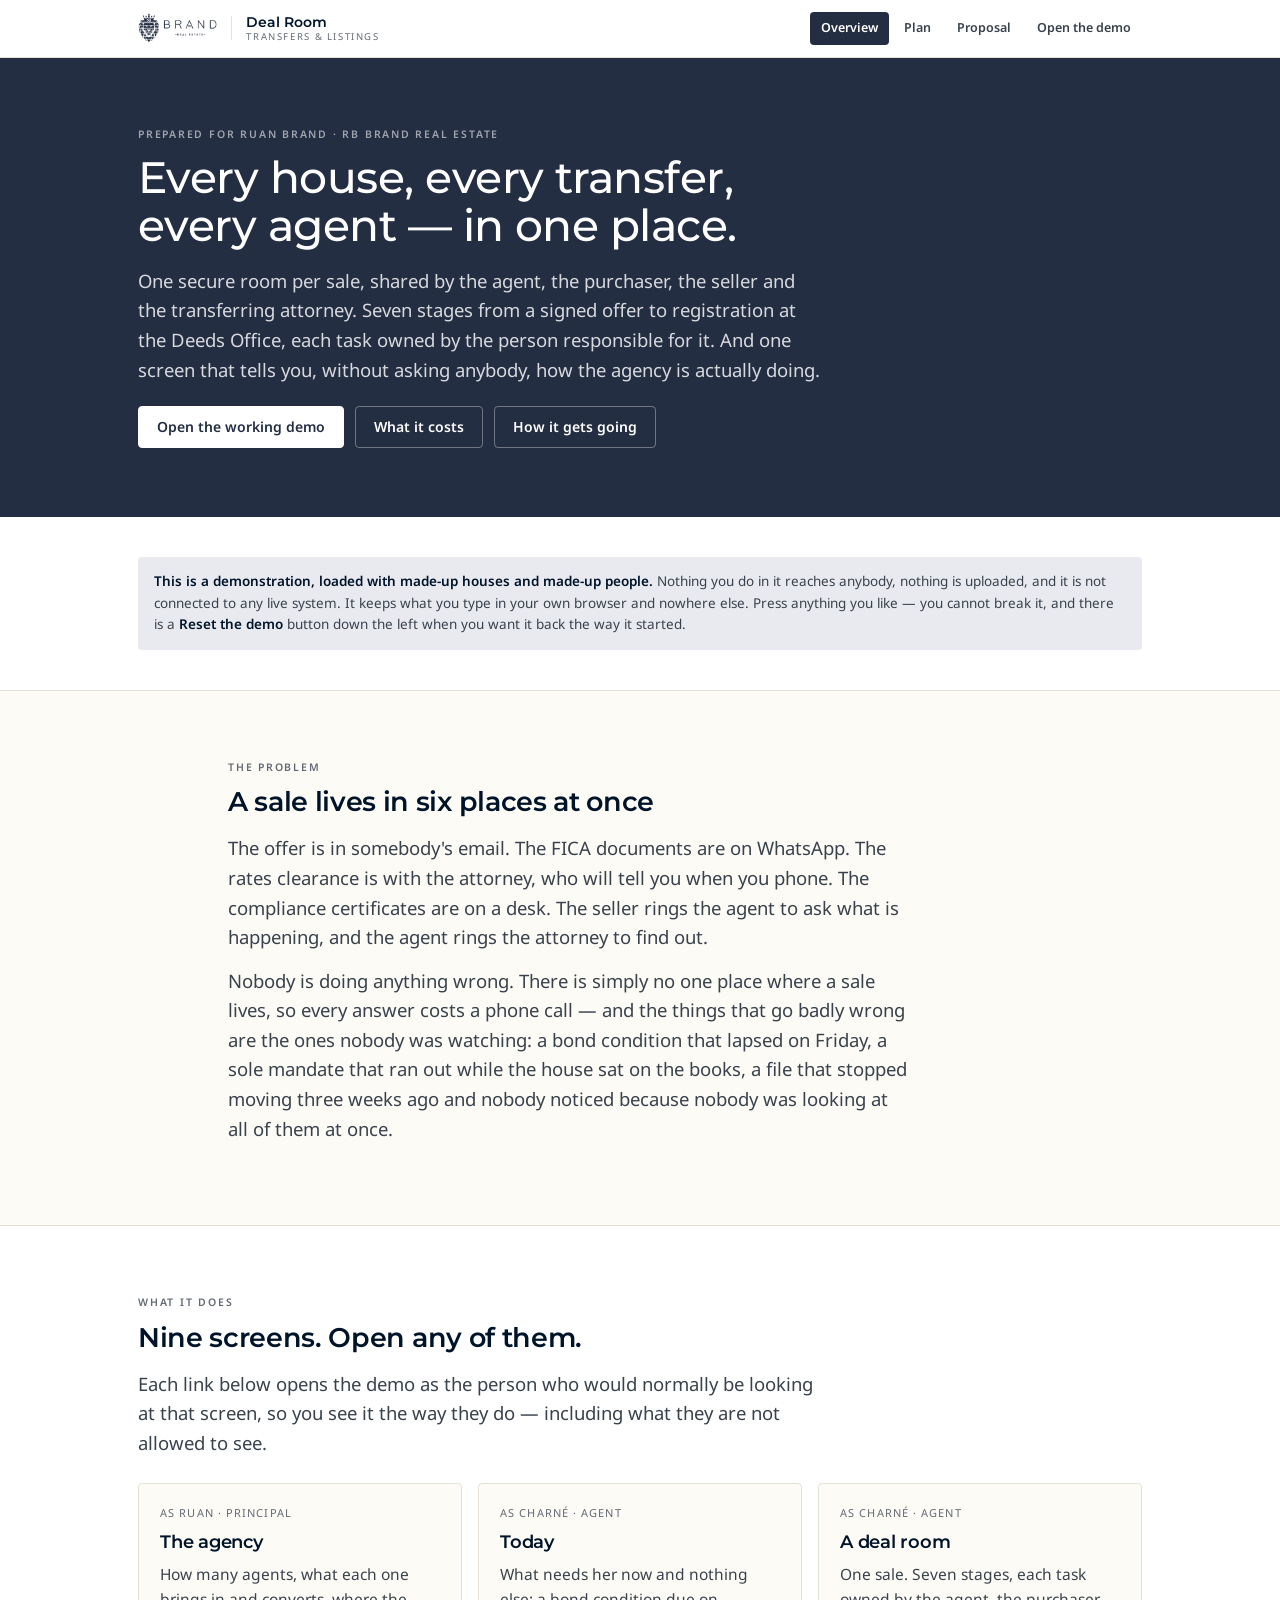
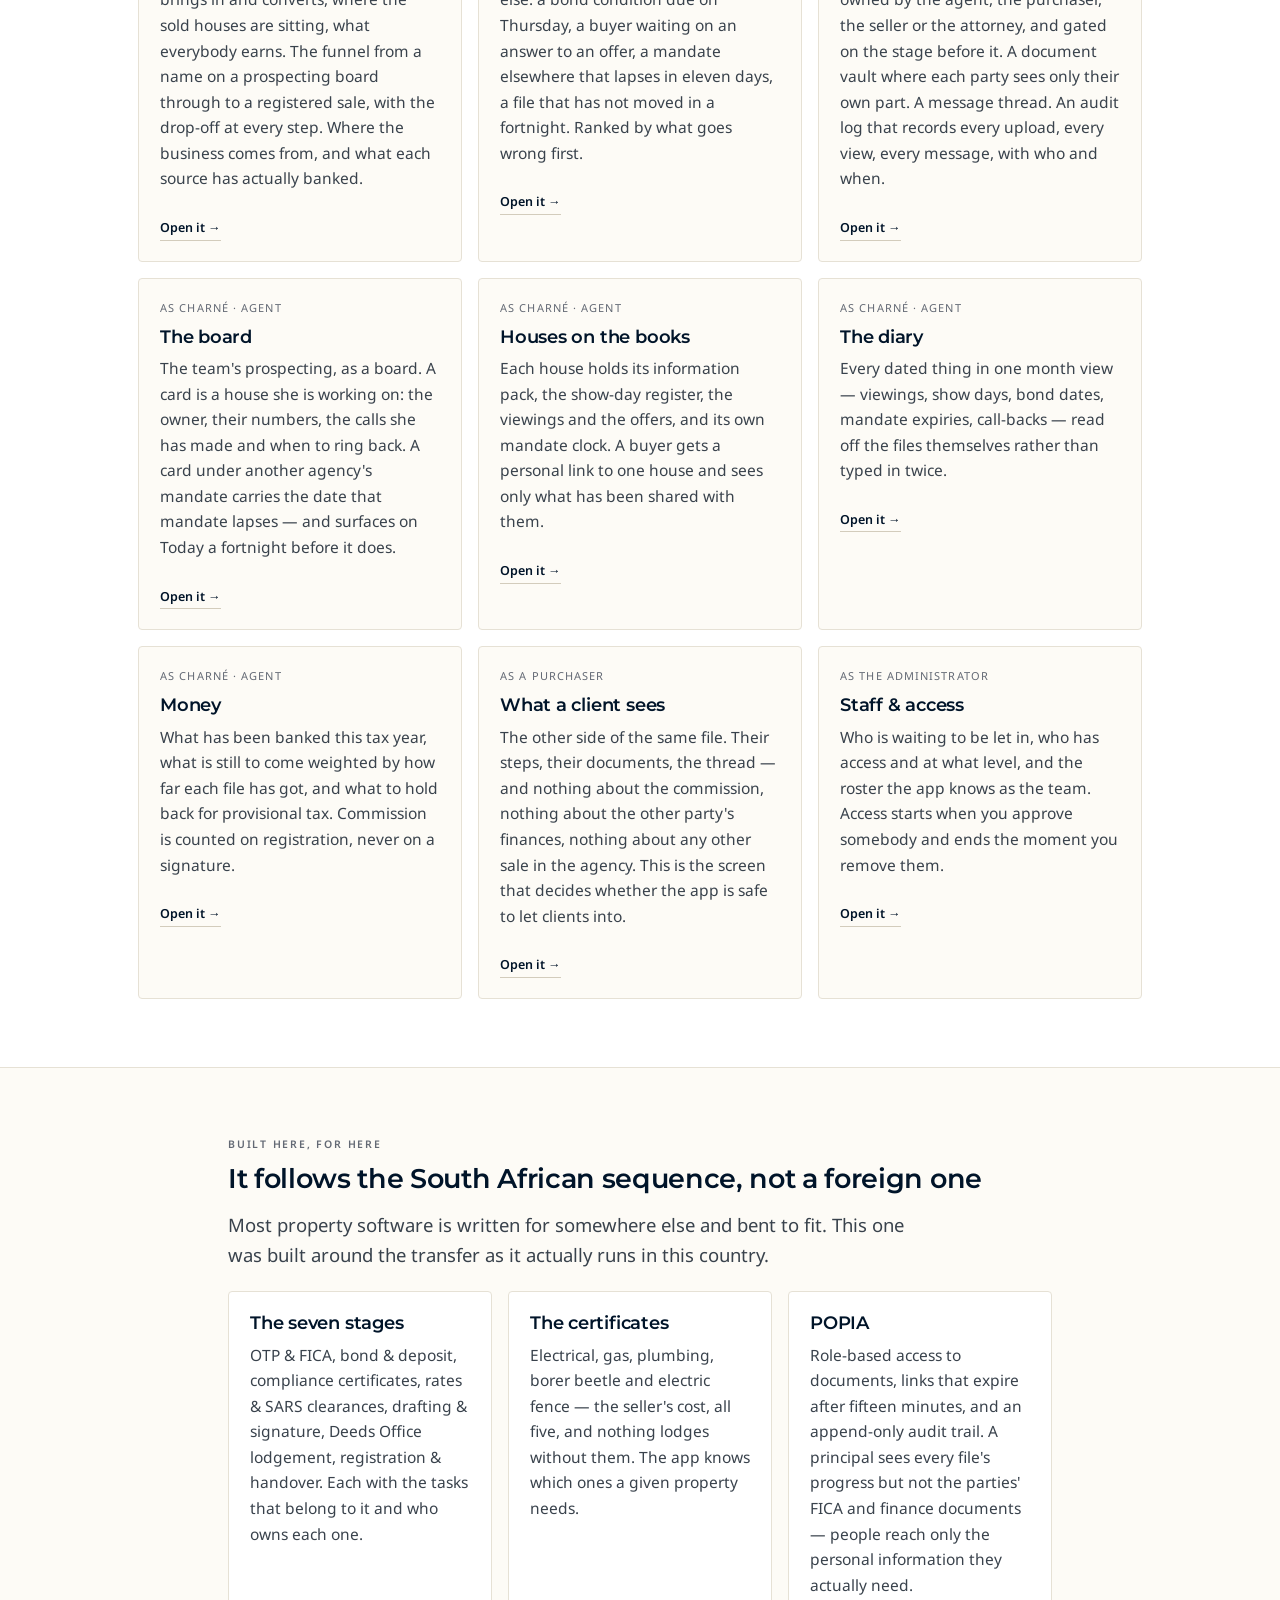
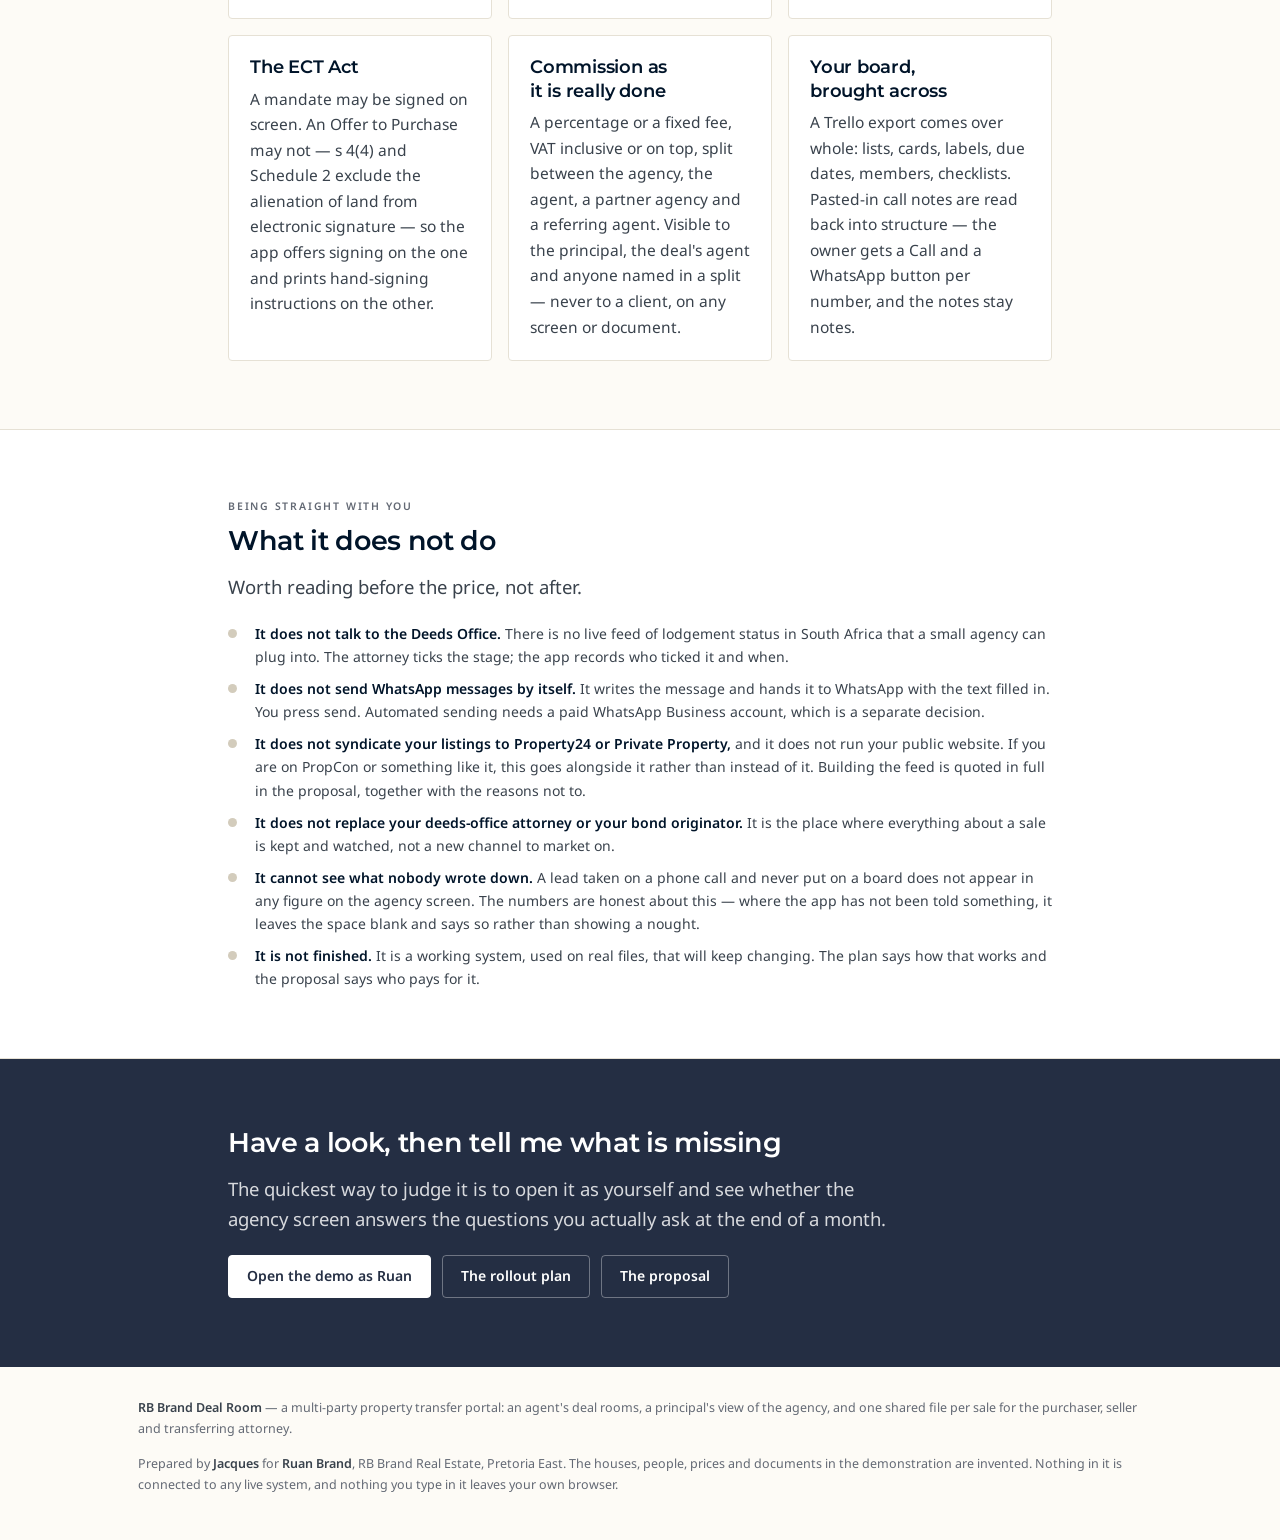
<file: demo/index.html>
<!doctype html>
<html lang="en-ZA">
<head>
<meta charset="utf-8">
<meta name="viewport" content="width=device-width,initial-scale=1,viewport-fit=cover">
<title>RB Brand Deal Room</title>
<meta name="description" content="One room per sale, shared by the agent, the purchaser, the seller and the transferring attorney — and one screen that tells the principal how the agency is doing.">
<meta name="theme-color" content="#242E43">
<link rel="icon" href="app/favicon-32.png" type="image/png" sizes="32x32">
<link rel="preconnect" href="https://fonts.googleapis.com"><link rel="preconnect" href="https://fonts.gstatic.com" crossorigin>
<link rel="stylesheet" href="https://fonts.googleapis.com/css2?family=Montserrat:wght@300;400;500;600;700&family=Noto+Sans:wght@400;500;600;700&family=Noto+Sans+Mono:wght@400;500&display=swap">
<link rel="stylesheet" href="rb.css">
</head>
<body>

<header class="bar">
  <div class="wrap wide">
    <img class="lockup" src="rb-logo.png" alt="RB Brand Real Estate">
    <span class="sep"></span>
    <div class="who"><b>Deal&nbsp;Room</b><span>Transfers &amp; Listings</span></div>
    <nav>
      <a href="index.html" aria-current="page">Overview</a>
      <a href="plan.html">Plan</a>
      <a href="proposal.html">Proposal</a>
      <a href="app/?as=riaan&amp;view=agency">Open the demo</a>
    </nav>
  </div>
</header>

<section class="band ink">
  <div class="wrap wide">
    <p class="eyebrow">Prepared for Ruan Brand · RB Brand Real Estate</p>
    <h1>Every house, every transfer,<br>every agent — in one place.</h1>
    <p class="lead" style="margin-top:16px">One secure room per sale, shared by the agent, the purchaser, the seller
      and the transferring attorney. Seven stages from a signed offer to registration at the Deeds Office, each task
      owned by the person responsible for it. And one screen that tells you, without asking anybody, how the agency
      is actually doing.</p>
    <div class="btns">
      <a class="btn btn-p" href="app/?as=riaan&amp;view=agency">Open the working demo</a>
      <a class="btn" href="proposal.html">What it costs</a>
      <a class="btn" href="plan.html">How it gets going</a>
    </div>
  </div>
</section>

<section class="band tight paper">
  <div class="wrap wide">
    <div class="note calm"><div><b>This is a demonstration, loaded with made-up houses and made-up people.</b>
      Nothing you do in it reaches anybody, nothing is uploaded, and it is not connected to any live system.
      It keeps what you type in your own browser and nowhere else. Press anything you like — you cannot break it,
      and there is a <b>Reset the demo</b> button down the left when you want it back the way it started.</div></div>
  </div>
</section>

<section class="band">
  <div class="wrap">
    <p class="eyebrow">The problem</p>
    <h2>A sale lives in six places at once</h2>
    <p class="lead" style="margin-top:14px">The offer is in somebody's email. The FICA documents are on WhatsApp.
      The rates clearance is with the attorney, who will tell you when you phone. The compliance certificates are
      on a desk. The seller rings the agent to ask what is happening, and the agent rings the attorney to find out.</p>
    <p class="lead">Nobody is doing anything wrong. There is simply no one place where a sale lives, so every answer
      costs a phone call — and the things that go badly wrong are the ones nobody was watching: a bond condition
      that lapsed on Friday, a sole mandate that ran out while the house sat on the books, a file that stopped
      moving three weeks ago and nobody noticed because nobody was looking at all of them at once.</p>
  </div>
</section>

<section class="band paper">
  <div class="wrap wide">
    <p class="eyebrow">What it does</p>
    <h2>Nine screens. Open any of them.</h2>
    <p class="lead" style="margin-top:14px;margin-bottom:26px">Each link below opens the demo as the person who would
      normally be looking at that screen, so you see it the way they do — including what they are not allowed to see.</p>

    <div class="grid grid-2">
      <div class="card">
        <div class="who-l">As Ruan · Principal</div>
        <h3>The agency</h3>
        <p>How many agents, what each one brings in and converts, where the sold houses are sitting, what everybody
          earns. The funnel from a name on a prospecting board through to a registered sale, with the drop-off at
          every step. Where the business comes from, and what each source has actually banked.</p>
        <a class="go" href="app/?as=riaan&amp;view=agency">Open it →</a>
      </div>
      <div class="card">
        <div class="who-l">As Charné · Agent</div>
        <h3>Today</h3>
        <p>What needs her now and nothing else: a bond condition due on Thursday, a buyer waiting on an answer to
          an offer, a mandate elsewhere that lapses in eleven days, a file that has not moved in a fortnight.
          Ranked by what goes wrong first.</p>
        <a class="go" href="app/?as=charne&amp;view=today">Open it →</a>
      </div>
      <div class="card">
        <div class="who-l">As Charné · Agent</div>
        <h3>A deal room</h3>
        <p>One sale. Seven stages, each task owned by the agent, the purchaser, the seller or the attorney, and
          gated on the stage before it. A document vault where each party sees only their own part. A message
          thread. An audit log that records every upload, every view, every message, with who and when.</p>
        <a class="go" href="app/?as=charne&amp;deal=d1&amp;view=dash">Open it →</a>
      </div>
      <div class="card">
        <div class="who-l">As Charné · Agent</div>
        <h3>The board</h3>
        <p>The team's prospecting, as a board. A card is a house she is working on: the owner, their numbers, the
          calls she has made and when to ring back. A card under another agency's mandate carries the date that
          mandate lapses — and surfaces on Today a fortnight before it does.</p>
        <a class="go" href="app/?as=charne&amp;view=board">Open it →</a>
      </div>
      <div class="card">
        <div class="who-l">As Charné · Agent</div>
        <h3>Houses on the books</h3>
        <p>Each house holds its information pack, the show-day register, the viewings and the offers, and its own
          mandate clock. A buyer gets a personal link to one house and sees only what has been shared with them.</p>
        <a class="go" href="app/?as=charne&amp;view=listings">Open it →</a>
      </div>
      <div class="card">
        <div class="who-l">As Charné · Agent</div>
        <h3>The diary</h3>
        <p>Every dated thing in one month view — viewings, show days, bond dates, mandate expiries, call-backs —
          read off the files themselves rather than typed in twice.</p>
        <a class="go" href="app/?as=charne&amp;view=cal">Open it →</a>
      </div>
      <div class="card">
        <div class="who-l">As Charné · Agent</div>
        <h3>Money</h3>
        <p>What has been banked this tax year, what is still to come weighted by how far each file has got, and
          what to hold back for provisional tax. Commission is counted on registration, never on a signature.</p>
        <a class="go" href="app/?as=charne&amp;view=money">Open it →</a>
      </div>
      <div class="card">
        <div class="who-l">As a purchaser</div>
        <h3>What a client sees</h3>
        <p>The other side of the same file. Their steps, their documents, the thread — and nothing about the
          commission, nothing about the other party's finances, nothing about any other sale in the agency.
          This is the screen that decides whether the app is safe to let clients into.</p>
        <a class="go" href="app/?as=thabo&amp;deal=d1&amp;view=track">Open it →</a>
      </div>
      <div class="card">
        <div class="who-l">As the administrator</div>
        <h3>Staff &amp; access</h3>
        <p>Who is waiting to be let in, who has access and at what level, and the roster the app knows as the team.
          Access starts when you approve somebody and ends the moment you remove them.</p>
        <a class="go" href="app/?as=jacques&amp;view=staff">Open it →</a>
      </div>
    </div>
  </div>
</section>

<section class="band">
  <div class="wrap">
    <p class="eyebrow">Built here, for here</p>
    <h2>It follows the South African sequence, not a foreign one</h2>
    <p class="lead" style="margin-top:14px">Most property software is written for somewhere else and bent to fit.
      This one was built around the transfer as it actually runs in this country.</p>
    <div class="grid" style="margin-top:22px">
      <div class="card"><h3>The seven stages</h3><p>OTP &amp; FICA, bond &amp; deposit, compliance certificates,
        rates &amp; SARS clearances, drafting &amp; signature, Deeds Office lodgement, registration &amp; handover.
        Each with the tasks that belong to it and who owns each one.</p></div>
      <div class="card"><h3>The certificates</h3><p>Electrical, gas, plumbing, borer beetle and electric fence —
        the seller's cost, all five, and nothing lodges without them. The app knows which ones a given property needs.</p></div>
      <div class="card"><h3>POPIA</h3><p>Role-based access to documents, links that expire after fifteen minutes,
        and an append-only audit trail. A principal sees every file's progress but not the parties' FICA and
        finance documents — people reach only the personal information they actually need.</p></div>
      <div class="card"><h3>The ECT Act</h3><p>A mandate may be signed on screen. An Offer to Purchase may not —
        s 4(4) and Schedule 2 exclude the alienation of land from electronic signature — so the app offers signing
        on the one and prints hand-signing instructions on the other.</p></div>
      <div class="card"><h3>Commission as it is really done</h3><p>A percentage or a fixed fee, VAT inclusive or on
        top, split between the agency, the agent, a partner agency and a referring agent. Visible to the principal,
        the deal's agent and anyone named in a split — never to a client, on any screen or document.</p></div>
      <div class="card"><h3>Your board, brought across</h3><p>A Trello export comes over whole: lists, cards, labels,
        due dates, members, checklists. Pasted-in call notes are read back into structure — the owner gets a Call
        and a WhatsApp button per number, and the notes stay notes.</p></div>
    </div>
  </div>
</section>

<section class="band paper">
  <div class="wrap">
    <p class="eyebrow">Being straight with you</p>
    <h2>What it does not do</h2>
    <p class="lead" style="margin-top:14px">Worth reading before the price, not after.</p>
    <ul class="ticks" style="margin-top:20px">
      <li class="no"><span><b>It does not talk to the Deeds Office.</b> There is no live feed of lodgement status
        in South Africa that a small agency can plug into. The attorney ticks the stage; the app records who ticked
        it and when.</span></li>
      <li class="no"><span><b>It does not send WhatsApp messages by itself.</b> It writes the message and hands it
        to WhatsApp with the text filled in. You press send. Automated sending needs a paid WhatsApp Business
        account, which is a separate decision.</span></li>
      <li class="no"><span><b>It does not syndicate your listings to Property24 or Private Property,</b> and it does
        not run your public website. If you are on PropCon or something like it, this goes alongside it rather than
        instead of it. Building the feed is quoted in full in the proposal, together with the reasons not to.</span></li>
      <li class="no"><span><b>It does not replace your deeds-office attorney or your bond originator.</b>
        It is the place where everything about a sale is kept and watched, not a new channel to market on.</span></li>
      <li class="no"><span><b>It cannot see what nobody wrote down.</b> A lead taken on a phone call and never put
        on a board does not appear in any figure on the agency screen. The numbers are honest about this — where
        the app has not been told something, it leaves the space blank and says so rather than showing a nought.</span></li>
      <li class="no"><span><b>It is not finished.</b> It is a working system, used on real files, that will keep
        changing. The plan says how that works and the proposal says who pays for it.</span></li>
    </ul>
  </div>
</section>

<section class="band ink">
  <div class="wrap">
    <h2>Have a look, then tell me what is missing</h2>
    <p class="lead" style="margin-top:14px">The quickest way to judge it is to open it as yourself and see whether
      the agency screen answers the questions you actually ask at the end of a month.</p>
    <div class="btns">
      <a class="btn btn-p" href="app/?as=riaan&amp;view=agency">Open the demo as Ruan</a>
      <a class="btn" href="plan.html">The rollout plan</a>
      <a class="btn" href="proposal.html">The proposal</a>
    </div>
  </div>
</section>

<footer>
  <div class="wrap wide">
    <p><b>RB Brand Deal Room</b> — a multi-party property transfer portal: an agent's deal rooms, a principal's
      view of the agency, and one shared file per sale for the purchaser, seller and transferring attorney.</p>
    <p>Prepared by <b>Jacques</b> for <b>Ruan Brand</b>, RB Brand Real Estate, Pretoria East. The houses, people,
      prices and documents in the demonstration are invented. Nothing in it is connected to any live system, and
      nothing you type in it leaves your own browser.</p>
  </div>
</footer>

</body>
</html>
</file>
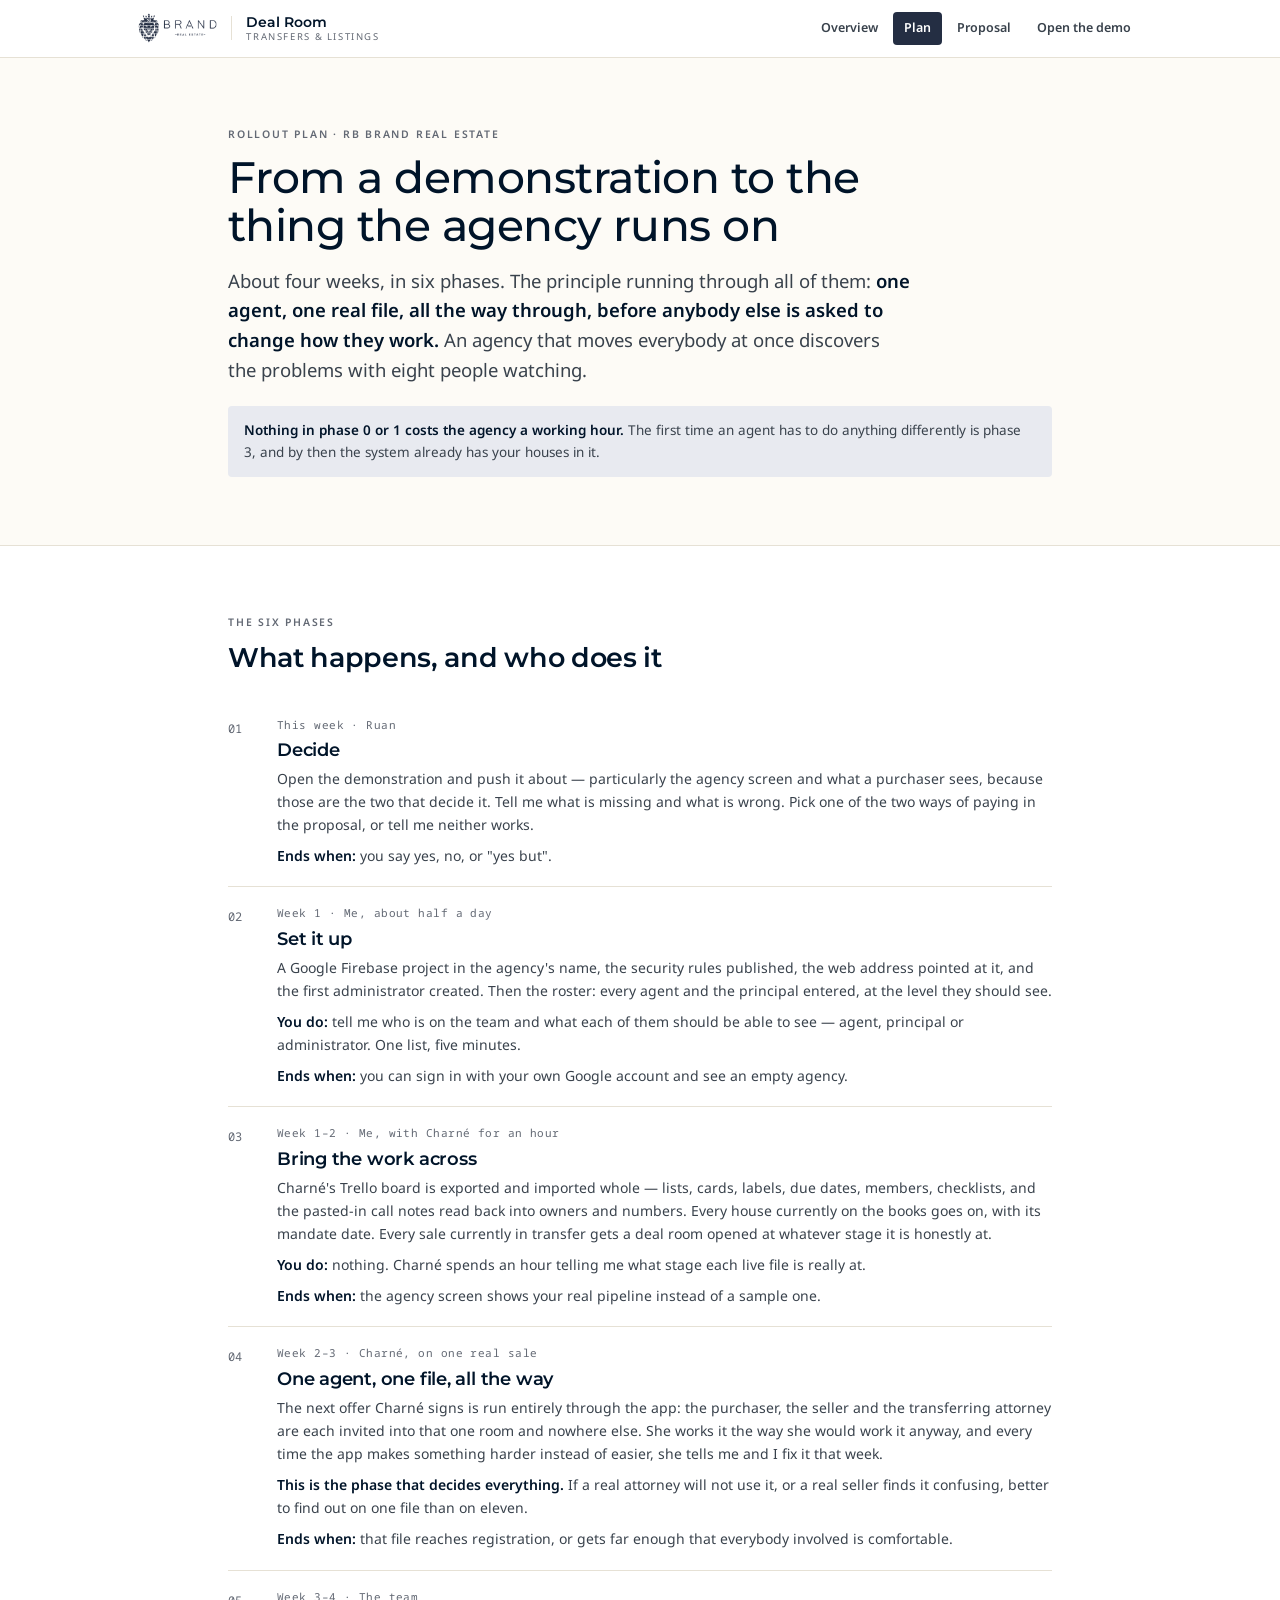
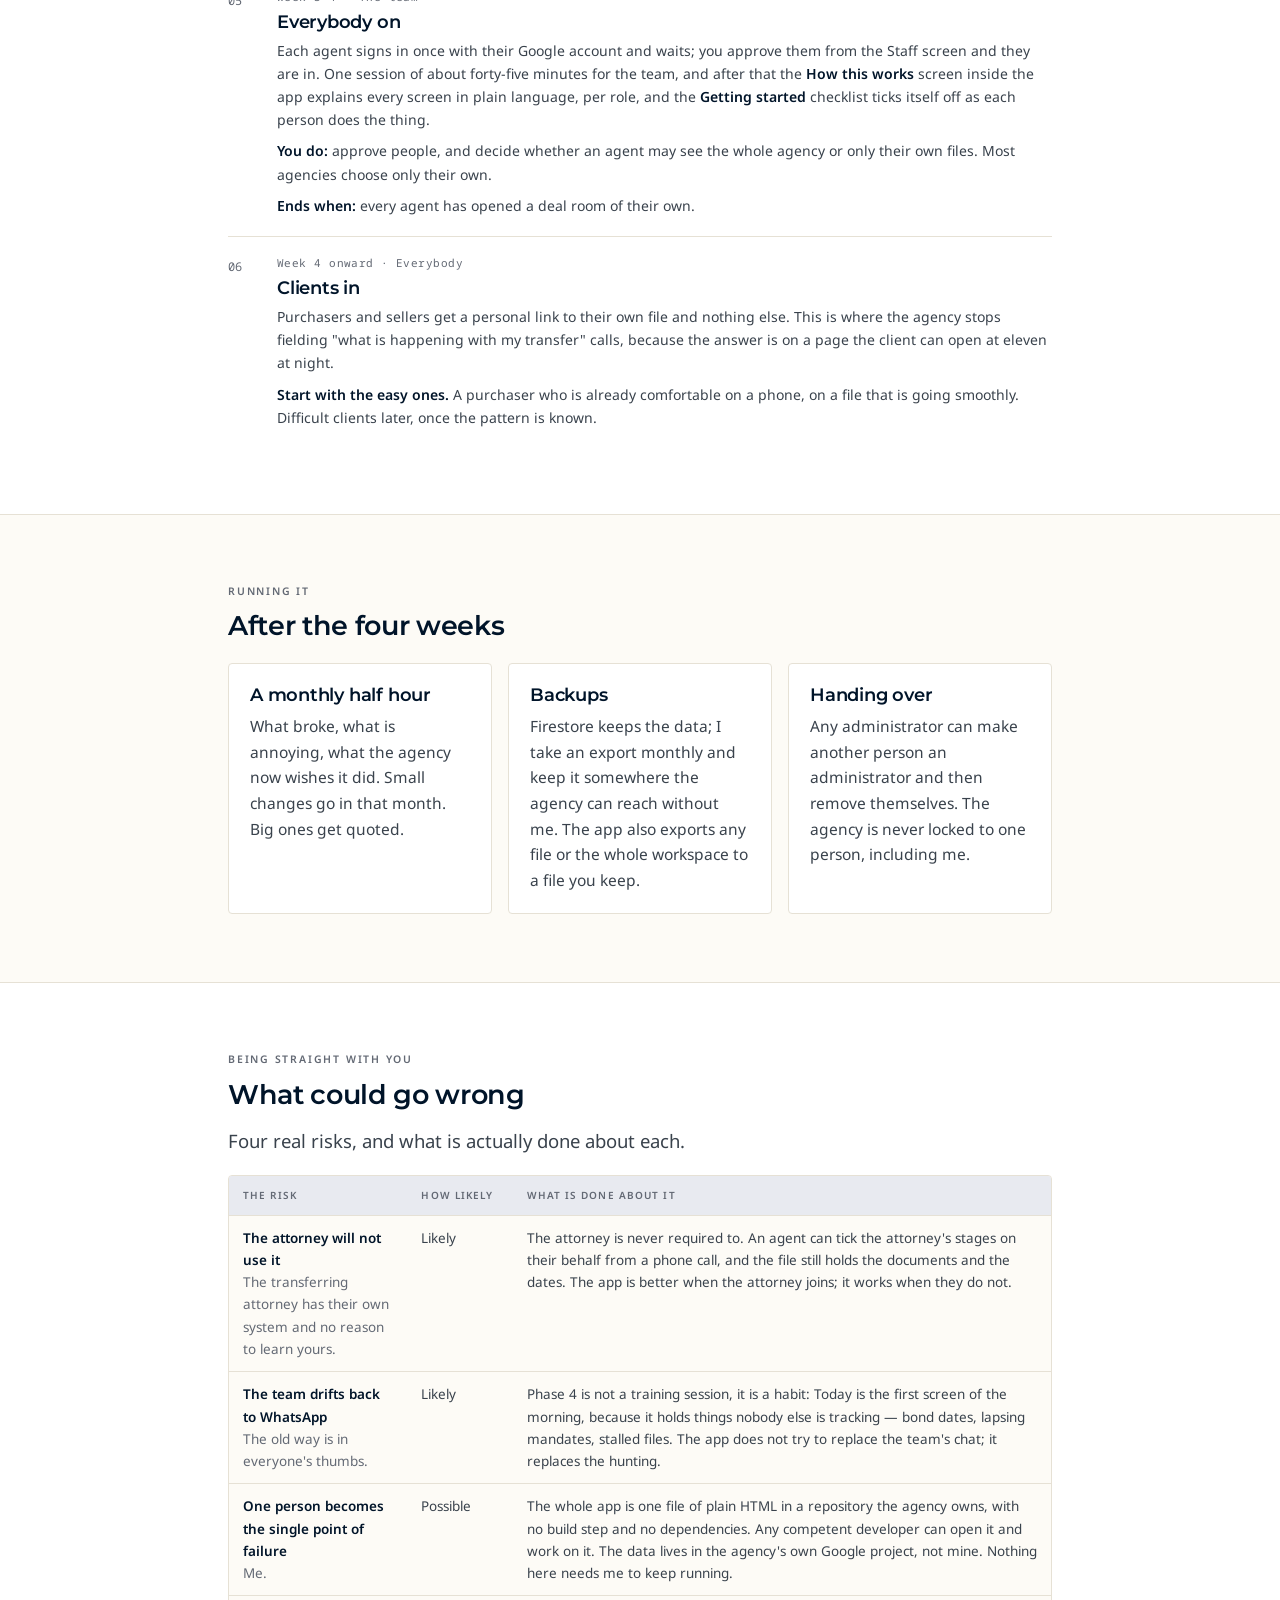
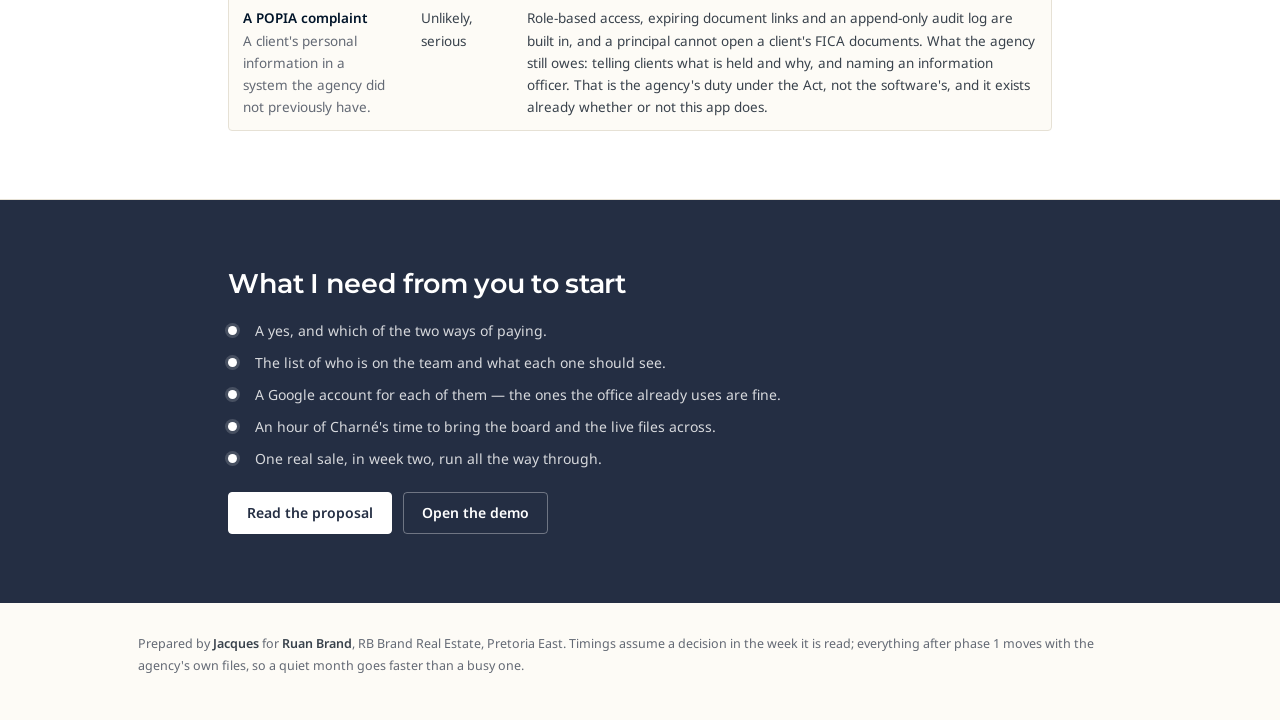
<file: demo/plan.html>
<!doctype html>
<html lang="en-ZA">
<head>
<meta charset="utf-8">
<meta name="viewport" content="width=device-width,initial-scale=1,viewport-fit=cover">
<title>Rollout Plan</title>
<meta name="description" content="How the RB Brand Deal Room goes from a demonstration to the system the agency runs on — six phases over about four weeks.">
<meta name="theme-color" content="#242E43">
<link rel="icon" href="app/favicon-32.png" type="image/png" sizes="32x32">
<link rel="preconnect" href="https://fonts.googleapis.com"><link rel="preconnect" href="https://fonts.gstatic.com" crossorigin>
<link rel="stylesheet" href="https://fonts.googleapis.com/css2?family=Montserrat:wght@300;400;500;600;700&family=Noto+Sans:wght@400;500;600;700&family=Noto+Sans+Mono:wght@400;500&display=swap">
<link rel="stylesheet" href="rb.css">
</head>
<body>

<header class="bar">
  <div class="wrap wide">
    <img class="lockup" src="rb-logo.png" alt="RB Brand Real Estate">
    <span class="sep"></span>
    <div class="who"><b>Deal&nbsp;Room</b><span>Transfers &amp; Listings</span></div>
    <nav>
      <a href="index.html">Overview</a>
      <a href="plan.html" aria-current="page">Plan</a>
      <a href="proposal.html">Proposal</a>
      <a href="app/?as=riaan&amp;view=agency">Open the demo</a>
    </nav>
  </div>
</header>

<section class="band">
  <div class="wrap">
    <p class="eyebrow">Rollout plan · RB Brand Real Estate</p>
    <h1>From a demonstration to the thing the agency runs on</h1>
    <p class="lead" style="margin-top:16px">About four weeks, in six phases. The principle running through all of
      them: <b>one agent, one real file, all the way through, before anybody else is asked to change how they
      work.</b> An agency that moves everybody at once discovers the problems with eight people watching.</p>
    <div class="note calm" style="margin-top:22px"><div><b>Nothing in phase 0 or 1 costs the agency a working
      hour.</b> The first time an agent has to do anything differently is phase 3, and by then the system already
      has your houses in it.</div></div>
  </div>
</section>

<section class="band paper">
  <div class="wrap">
    <p class="eyebrow">The six phases</p>
    <h2>What happens, and who does it</h2>

    <ol class="steps" style="margin-top:24px">
      <li>
        <div>
          <span class="when">This week · Ruan</span>
          <h3>Decide</h3>
          <p>Open the demonstration and push it about — particularly the agency screen and what a purchaser sees,
            because those are the two that decide it. Tell me what is missing and what is wrong. Pick one of the
            two ways of paying in the proposal, or tell me neither works.</p>
          <p style="margin-top:8px"><b>Ends when:</b> you say yes, no, or "yes but".</p>
        </div>
      </li>
      <li>
        <div>
          <span class="when">Week 1 · Me, about half a day</span>
          <h3>Set it up</h3>
          <p>A Google Firebase project in the agency's name, the security rules published, the web address pointed
            at it, and the first administrator created. Then the roster: every agent and the principal entered, at
            the level they should see.</p>
          <p style="margin-top:8px"><b>You do:</b> tell me who is on the team and what each of them should be able
            to see — agent, principal or administrator. One list, five minutes.</p>
          <p style="margin-top:8px"><b>Ends when:</b> you can sign in with your own Google account and see an empty
            agency.</p>
        </div>
      </li>
      <li>
        <div>
          <span class="when">Week 1–2 · Me, with Charné for an hour</span>
          <h3>Bring the work across</h3>
          <p>Charné's Trello board is exported and imported whole — lists, cards, labels, due dates, members,
            checklists, and the pasted-in call notes read back into owners and numbers. Every house currently on
            the books goes on, with its mandate date. Every sale currently in transfer gets a deal room opened at
            whatever stage it is honestly at.</p>
          <p style="margin-top:8px"><b>You do:</b> nothing. Charné spends an hour telling me what stage each live
            file is really at.</p>
          <p style="margin-top:8px"><b>Ends when:</b> the agency screen shows your real pipeline instead of a
            sample one.</p>
        </div>
      </li>
      <li>
        <div>
          <span class="when">Week 2–3 · Charné, on one real sale</span>
          <h3>One agent, one file, all the way</h3>
          <p>The next offer Charné signs is run entirely through the app: the purchaser, the seller and the
            transferring attorney are each invited into that one room and nowhere else. She works it the way she
            would work it anyway, and every time the app makes something harder instead of easier, she tells me
            and I fix it that week.</p>
          <p style="margin-top:8px"><b>This is the phase that decides everything.</b> If a real attorney will not
            use it, or a real seller finds it confusing, better to find out on one file than on eleven.</p>
          <p style="margin-top:8px"><b>Ends when:</b> that file reaches registration, or gets far enough that
            everybody involved is comfortable.</p>
        </div>
      </li>
      <li>
        <div>
          <span class="when">Week 3–4 · The team</span>
          <h3>Everybody on</h3>
          <p>Each agent signs in once with their Google account and waits; you approve them from the Staff screen
            and they are in. One session of about forty-five minutes for the team, and after that the
            <b>How this works</b> screen inside the app explains every screen in plain language, per role, and
            the <b>Getting started</b> checklist ticks itself off as each person does the thing.</p>
          <p style="margin-top:8px"><b>You do:</b> approve people, and decide whether an agent may see the whole
            agency or only their own files. Most agencies choose only their own.</p>
          <p style="margin-top:8px"><b>Ends when:</b> every agent has opened a deal room of their own.</p>
        </div>
      </li>
      <li>
        <div>
          <span class="when">Week 4 onward · Everybody</span>
          <h3>Clients in</h3>
          <p>Purchasers and sellers get a personal link to their own file and nothing else. This is where the
            agency stops fielding "what is happening with my transfer" calls, because the answer is on a page the
            client can open at eleven at night.</p>
          <p style="margin-top:8px"><b>Start with the easy ones.</b> A purchaser who is already comfortable on a
            phone, on a file that is going smoothly. Difficult clients later, once the pattern is known.</p>
        </div>
      </li>
    </ol>
  </div>
</section>

<section class="band">
  <div class="wrap">
    <p class="eyebrow">Running it</p>
    <h2>After the four weeks</h2>
    <div class="grid" style="margin-top:20px">
      <div class="card"><h3>A monthly half hour</h3><p>What broke, what is annoying, what the agency now wishes it
        did. Small changes go in that month. Big ones get quoted.</p></div>
      <div class="card"><h3>Backups</h3><p>Firestore keeps the data; I take an export monthly and keep it somewhere
        the agency can reach without me. The app also exports any file or the whole workspace to a file you keep.</p></div>
      <div class="card"><h3>Handing over</h3><p>Any administrator can make another person an administrator and then
        remove themselves. The agency is never locked to one person, including me.</p></div>
    </div>
  </div>
</section>

<section class="band paper">
  <div class="wrap">
    <p class="eyebrow">Being straight with you</p>
    <h2>What could go wrong</h2>
    <p class="lead" style="margin-top:14px">Four real risks, and what is actually done about each.</p>
    <div class="tbl" style="margin-top:20px">
      <table>
        <thead><tr><th>The risk</th><th>How likely</th><th>What is done about it</th></tr></thead>
        <tbody>
          <tr>
            <td><b>The attorney will not use it</b><br><span class="muted">The transferring attorney has their own
              system and no reason to learn yours.</span></td>
            <td>Likely</td>
            <td>The attorney is never required to. An agent can tick the attorney's stages on their behalf from a
              phone call, and the file still holds the documents and the dates. The app is better when the attorney
              joins; it works when they do not.</td>
          </tr>
          <tr>
            <td><b>The team drifts back to WhatsApp</b><br><span class="muted">The old way is in everyone's thumbs.</span></td>
            <td>Likely</td>
            <td>Phase 4 is not a training session, it is a habit: Today is the first screen of the morning, because
              it holds things nobody else is tracking — bond dates, lapsing mandates, stalled files. The app does
              not try to replace the team's chat; it replaces the hunting.</td>
          </tr>
          <tr>
            <td><b>One person becomes the single point of failure</b><br><span class="muted">Me.</span></td>
            <td>Possible</td>
            <td>The whole app is one file of plain HTML in a repository the agency owns, with no build step and no
              dependencies. Any competent developer can open it and work on it. The data lives in the agency's own
              Google project, not mine. Nothing here needs me to keep running.</td>
          </tr>
          <tr>
            <td><b>A POPIA complaint</b><br><span class="muted">A client's personal information in a system the
              agency did not previously have.</span></td>
            <td>Unlikely, serious</td>
            <td>Role-based access, expiring document links and an append-only audit log are built in, and a
              principal cannot open a client's FICA documents. What the agency still owes: telling clients what is
              held and why, and naming an information officer. That is the agency's duty under the Act, not the
              software's, and it exists already whether or not this app does.</td>
          </tr>
        </tbody>
      </table>
    </div>
  </div>
</section>

<section class="band ink">
  <div class="wrap">
    <h2>What I need from you to start</h2>
    <ul class="ticks" style="margin-top:18px">
      <li><span>A yes, and which of the two ways of paying.</span></li>
      <li><span>The list of who is on the team and what each one should see.</span></li>
      <li><span>A Google account for each of them — the ones the office already uses are fine.</span></li>
      <li><span>An hour of Charné's time to bring the board and the live files across.</span></li>
      <li><span>One real sale, in week two, run all the way through.</span></li>
    </ul>
    <div class="btns">
      <a class="btn btn-p" href="proposal.html">Read the proposal</a>
      <a class="btn" href="app/?as=riaan&amp;view=agency">Open the demo</a>
    </div>
  </div>
</section>

<footer>
  <div class="wrap wide">
    <p>Prepared by <b>Jacques</b> for <b>Ruan Brand</b>, RB Brand Real Estate, Pretoria East.
      Timings assume a decision in the week it is read; everything after phase 1 moves with the agency's own files,
      so a quiet month goes faster than a busy one.</p>
  </div>
</footer>

</body>
</html>
</file>
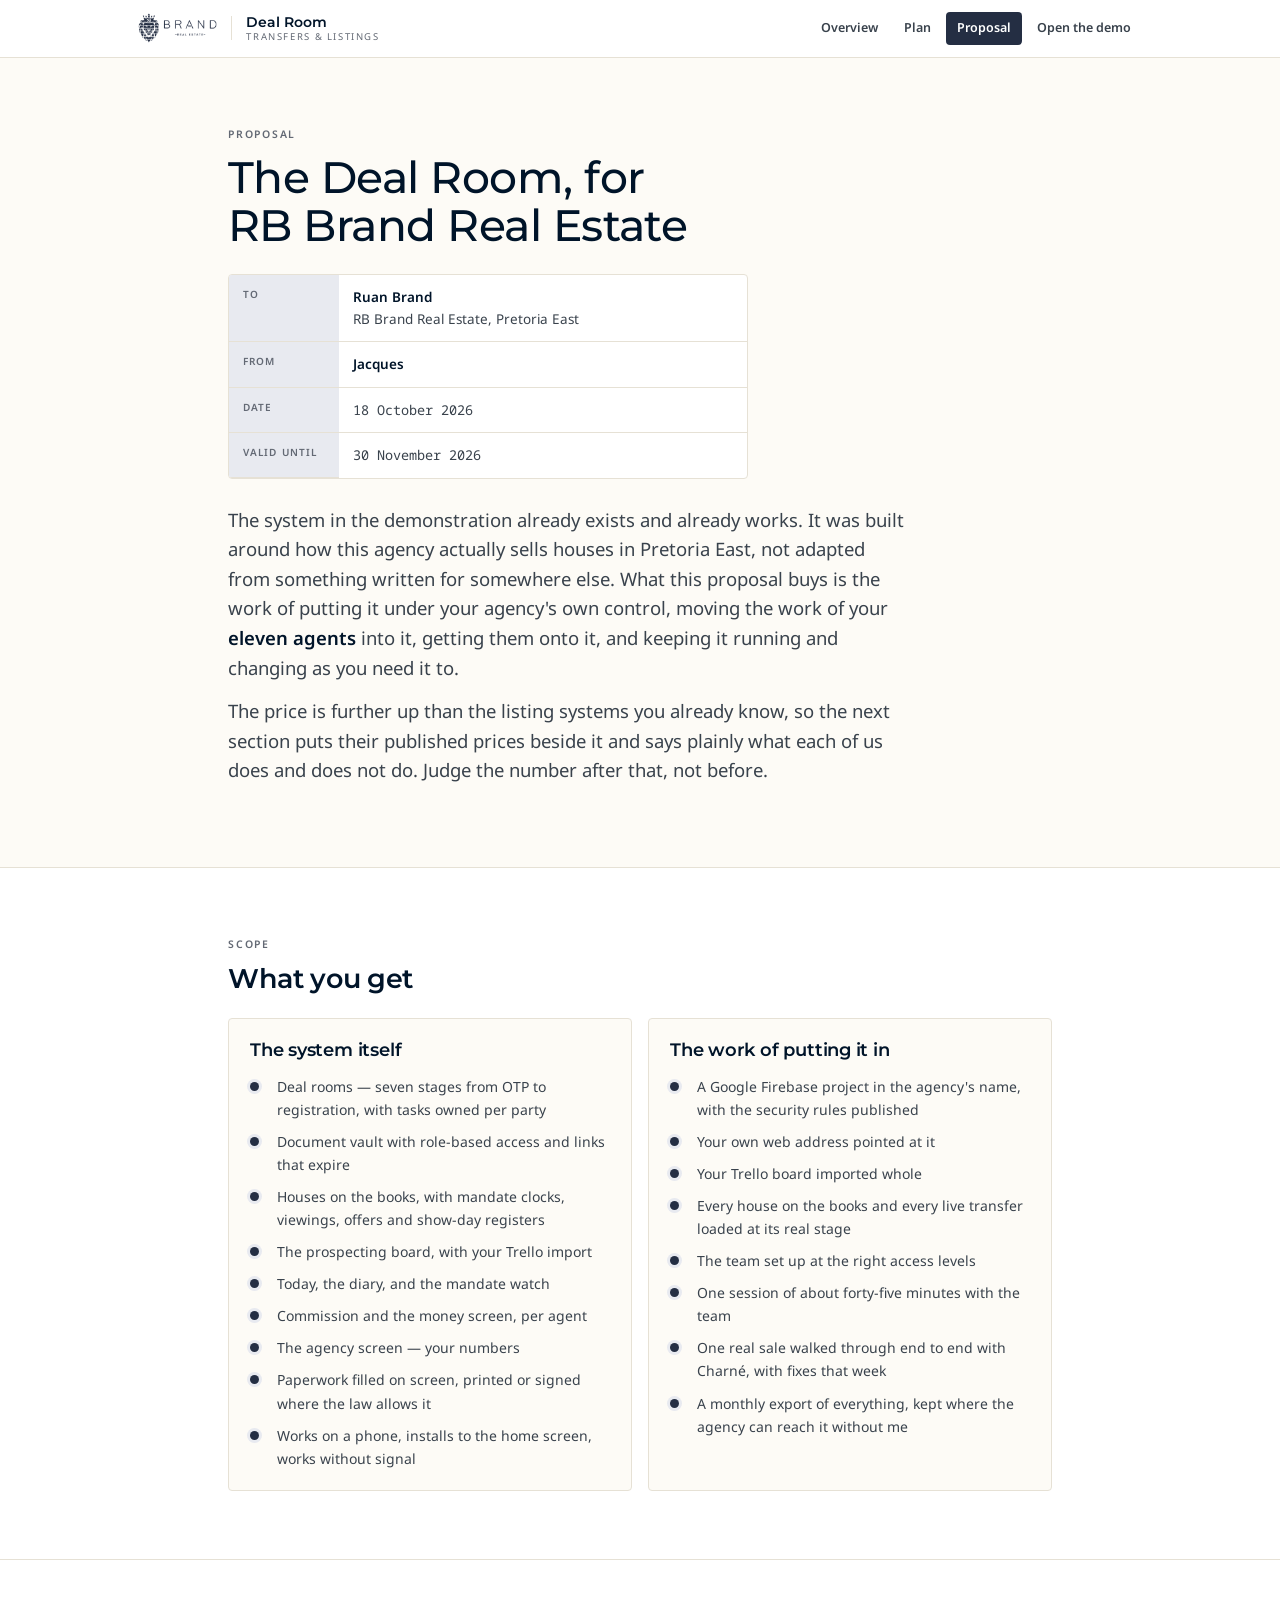
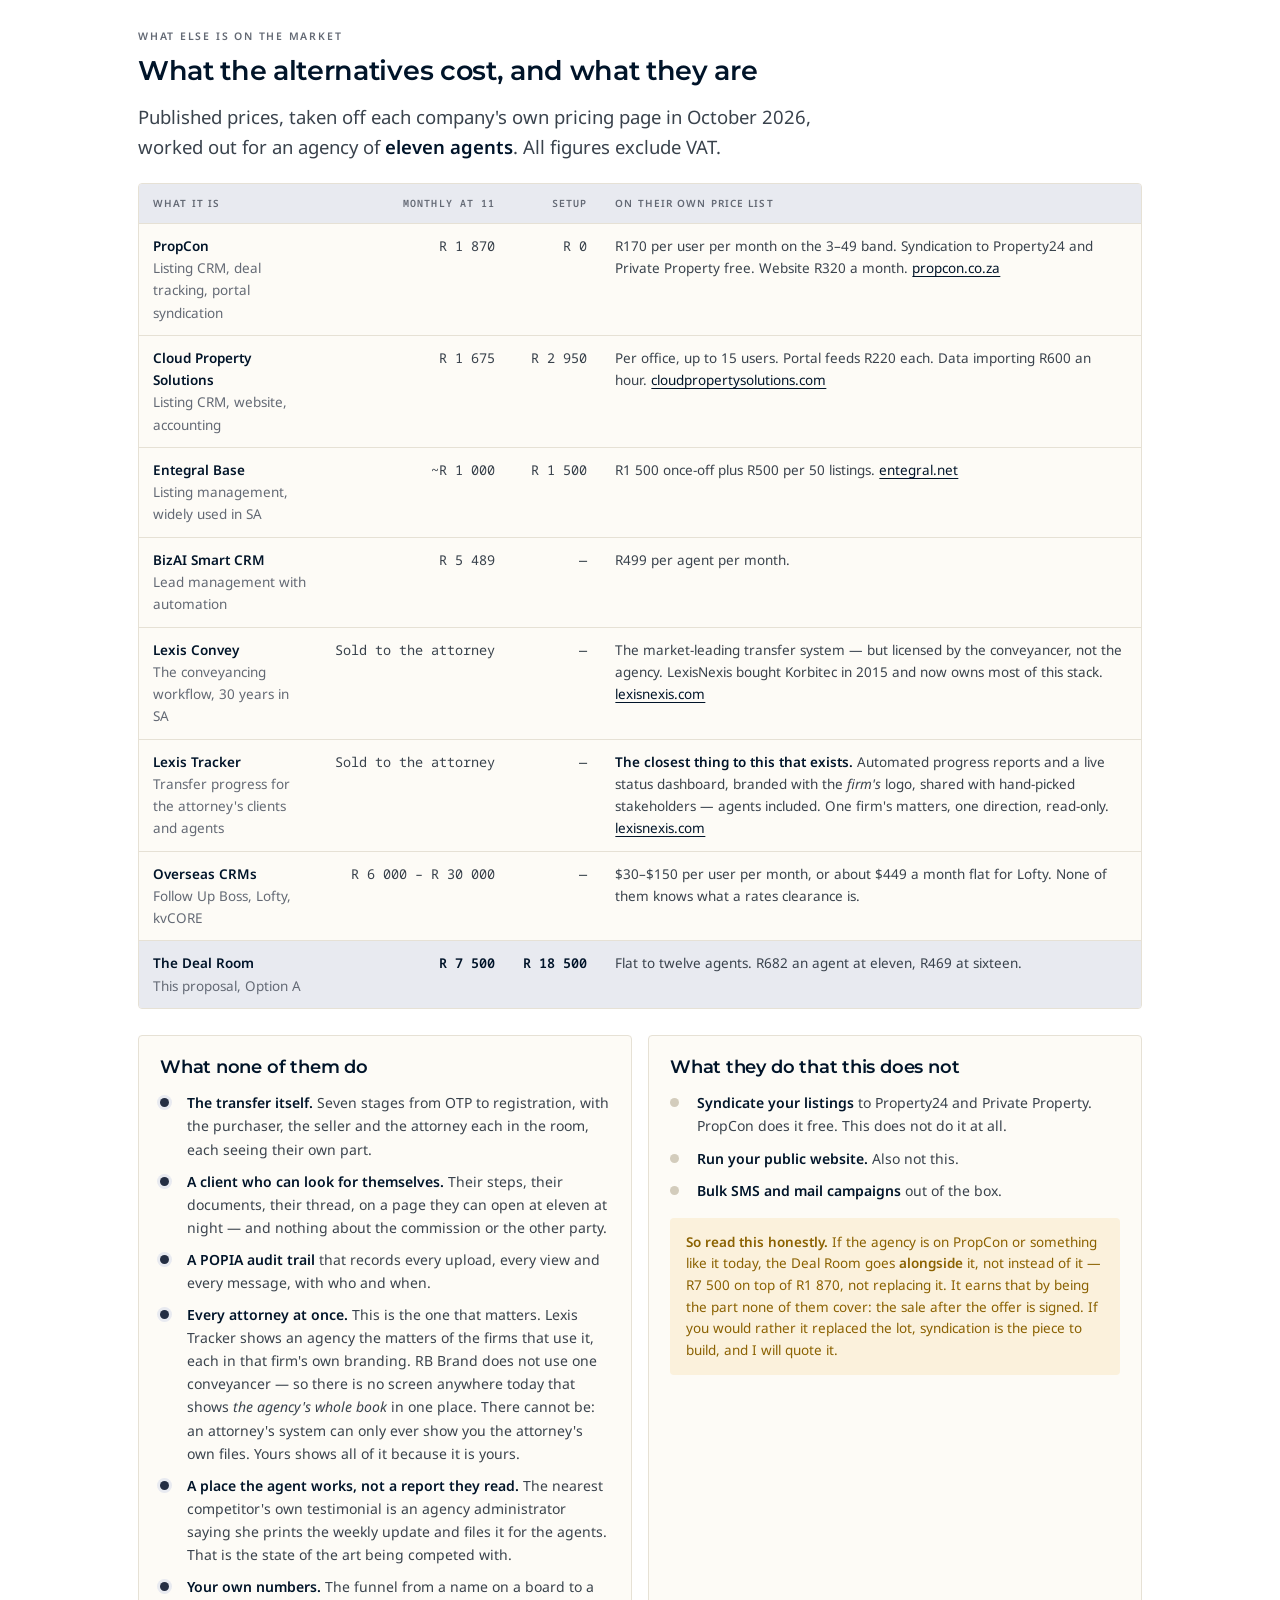
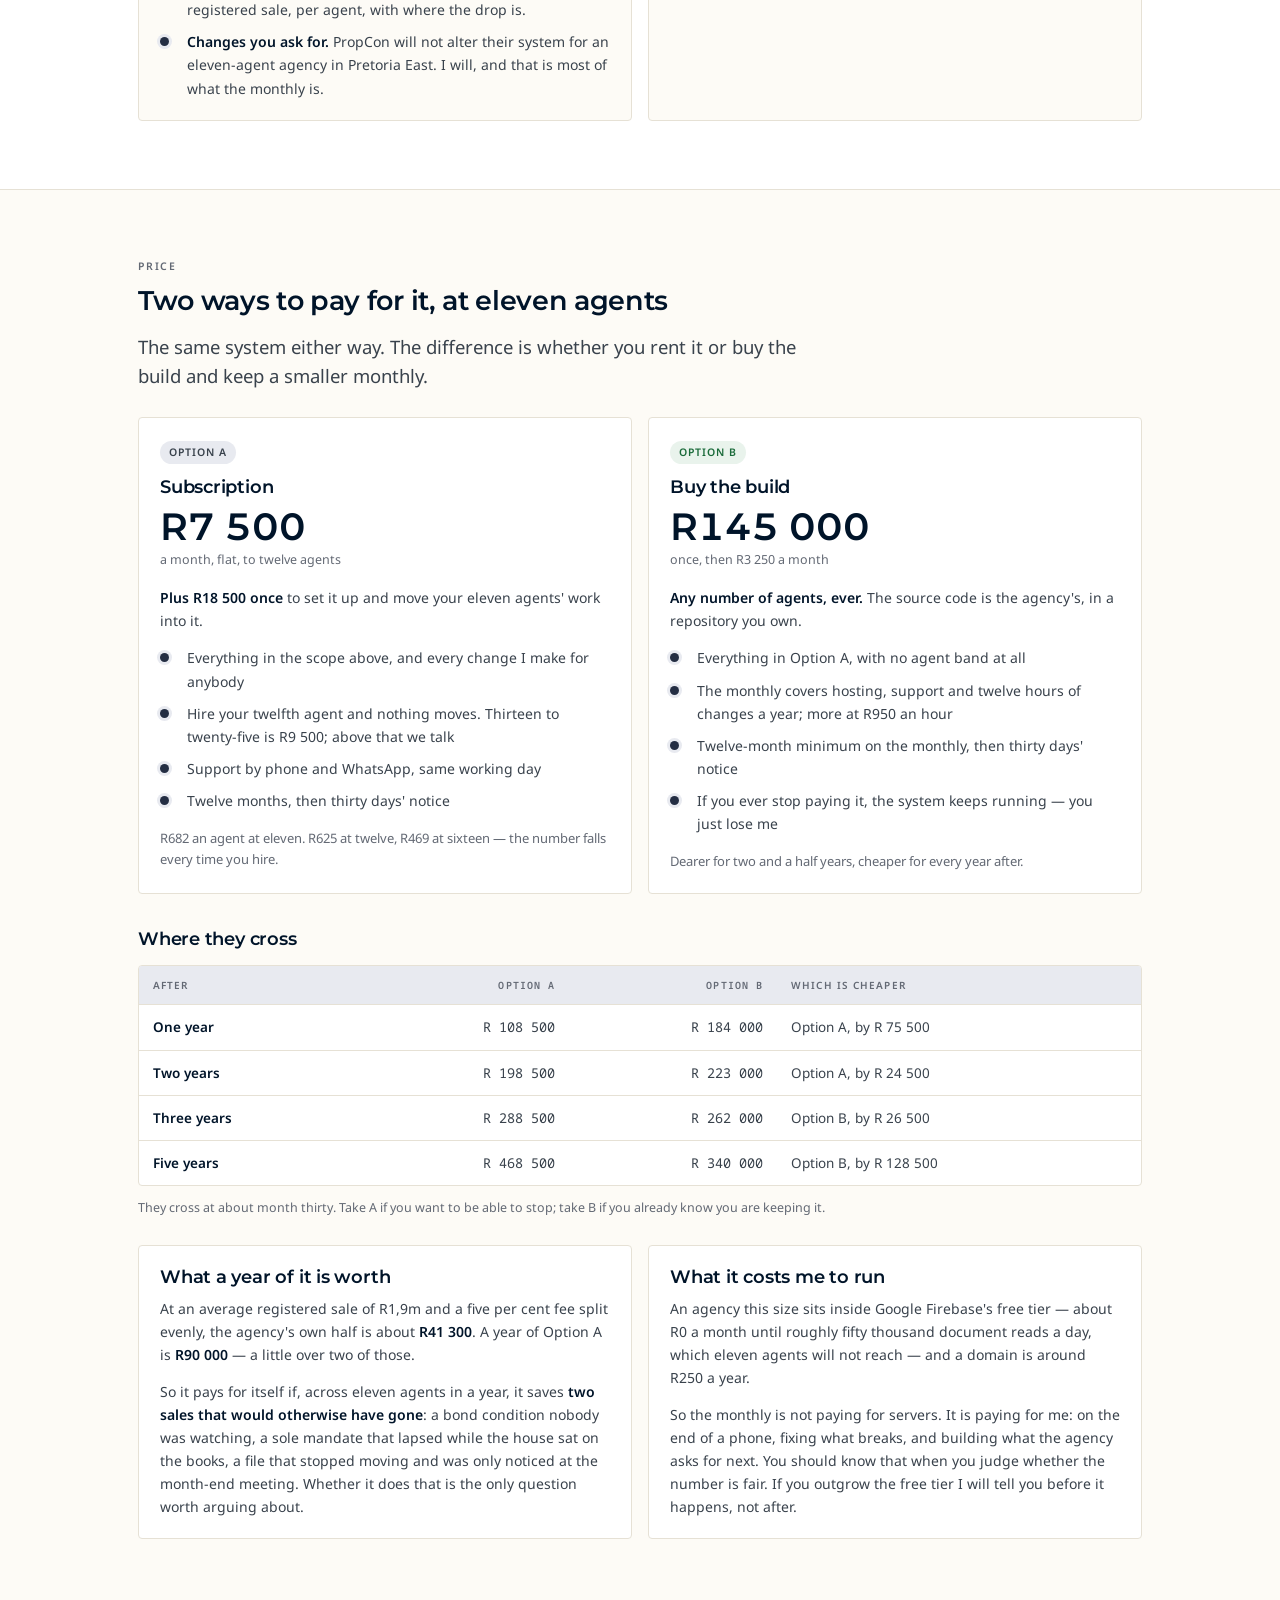
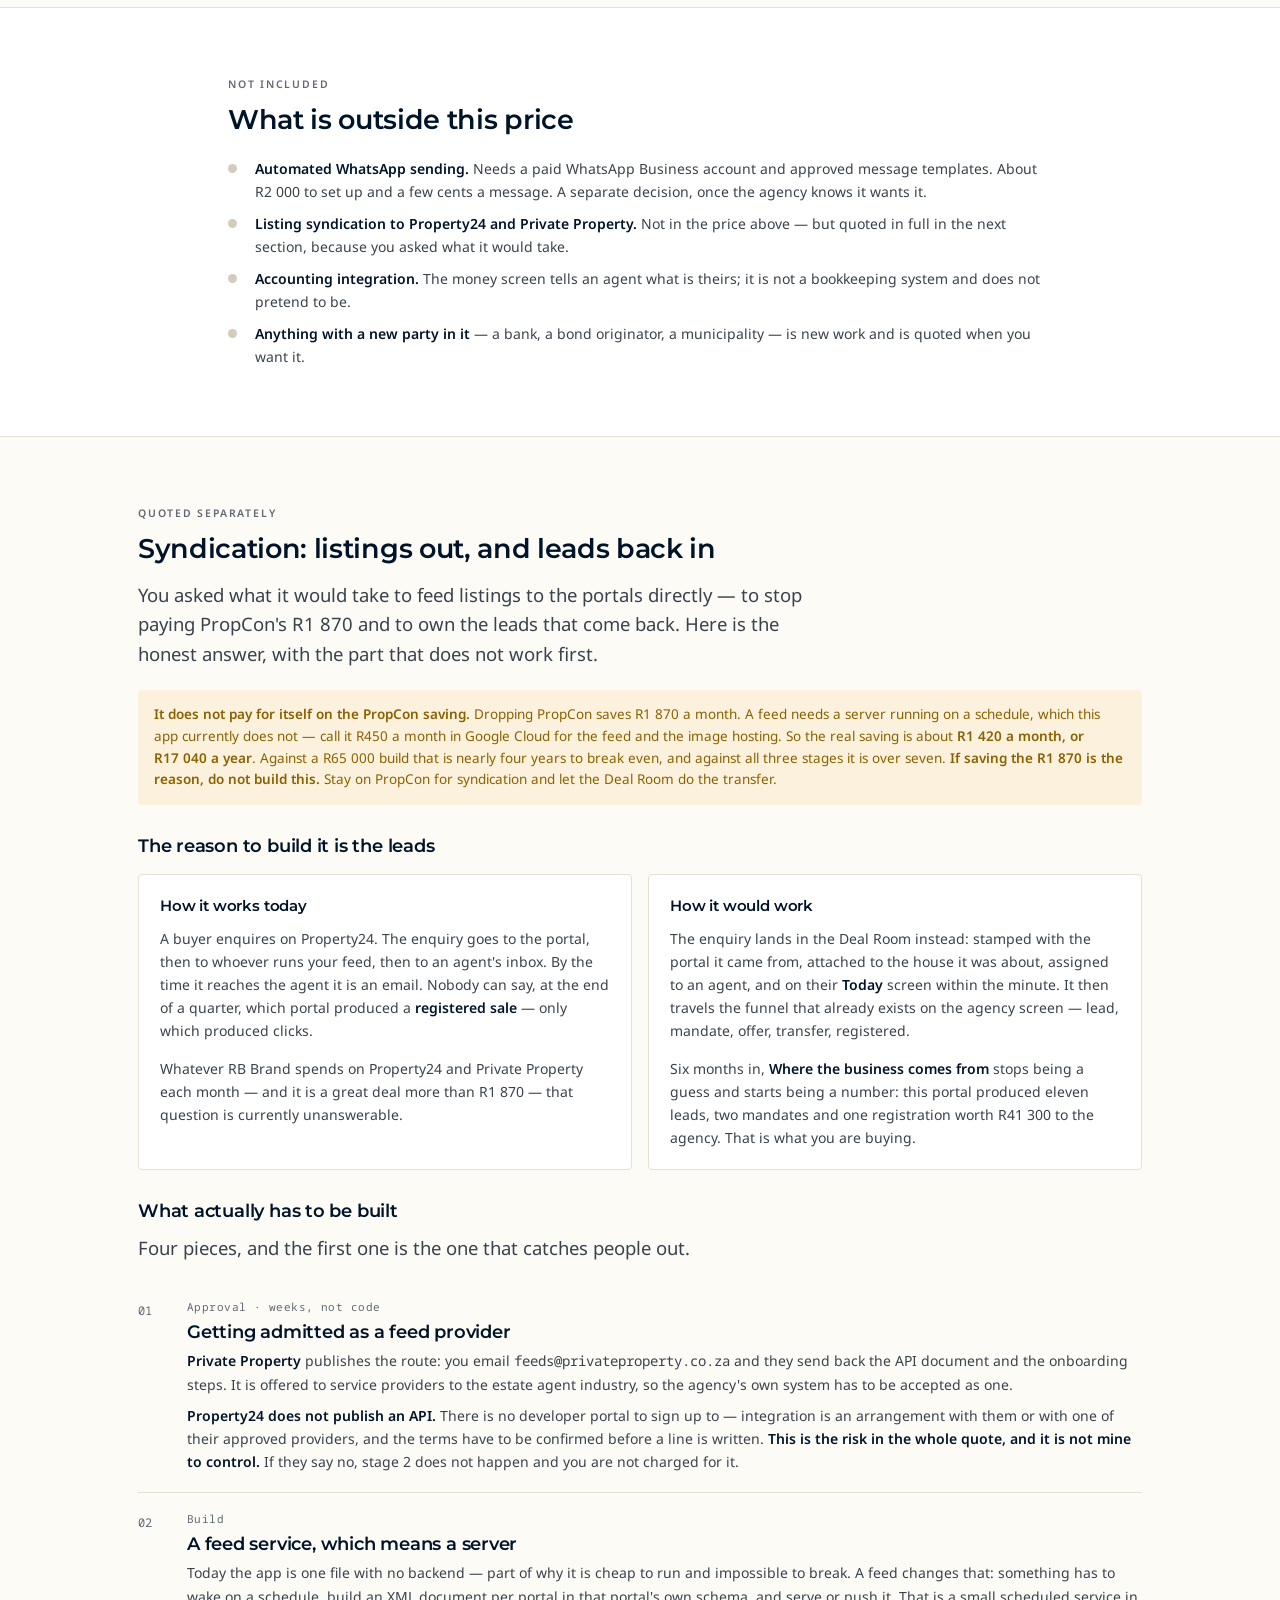
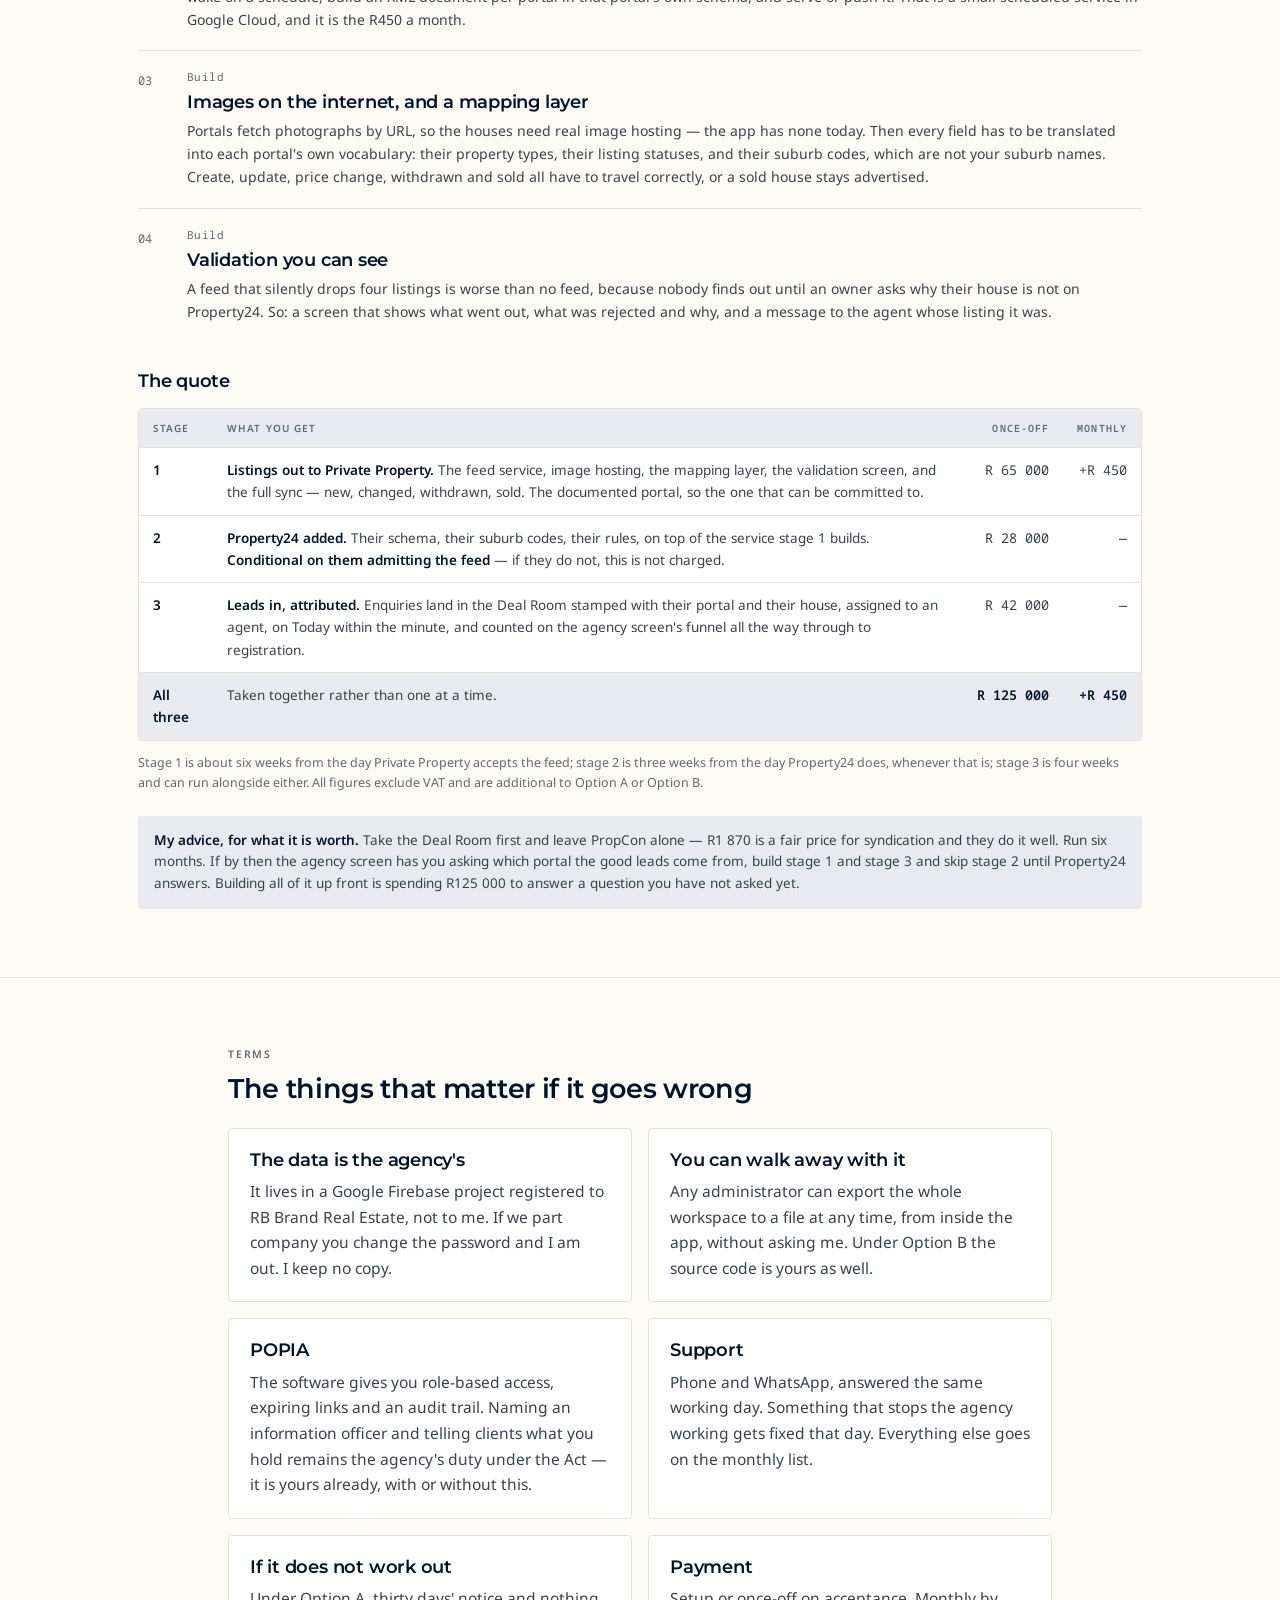
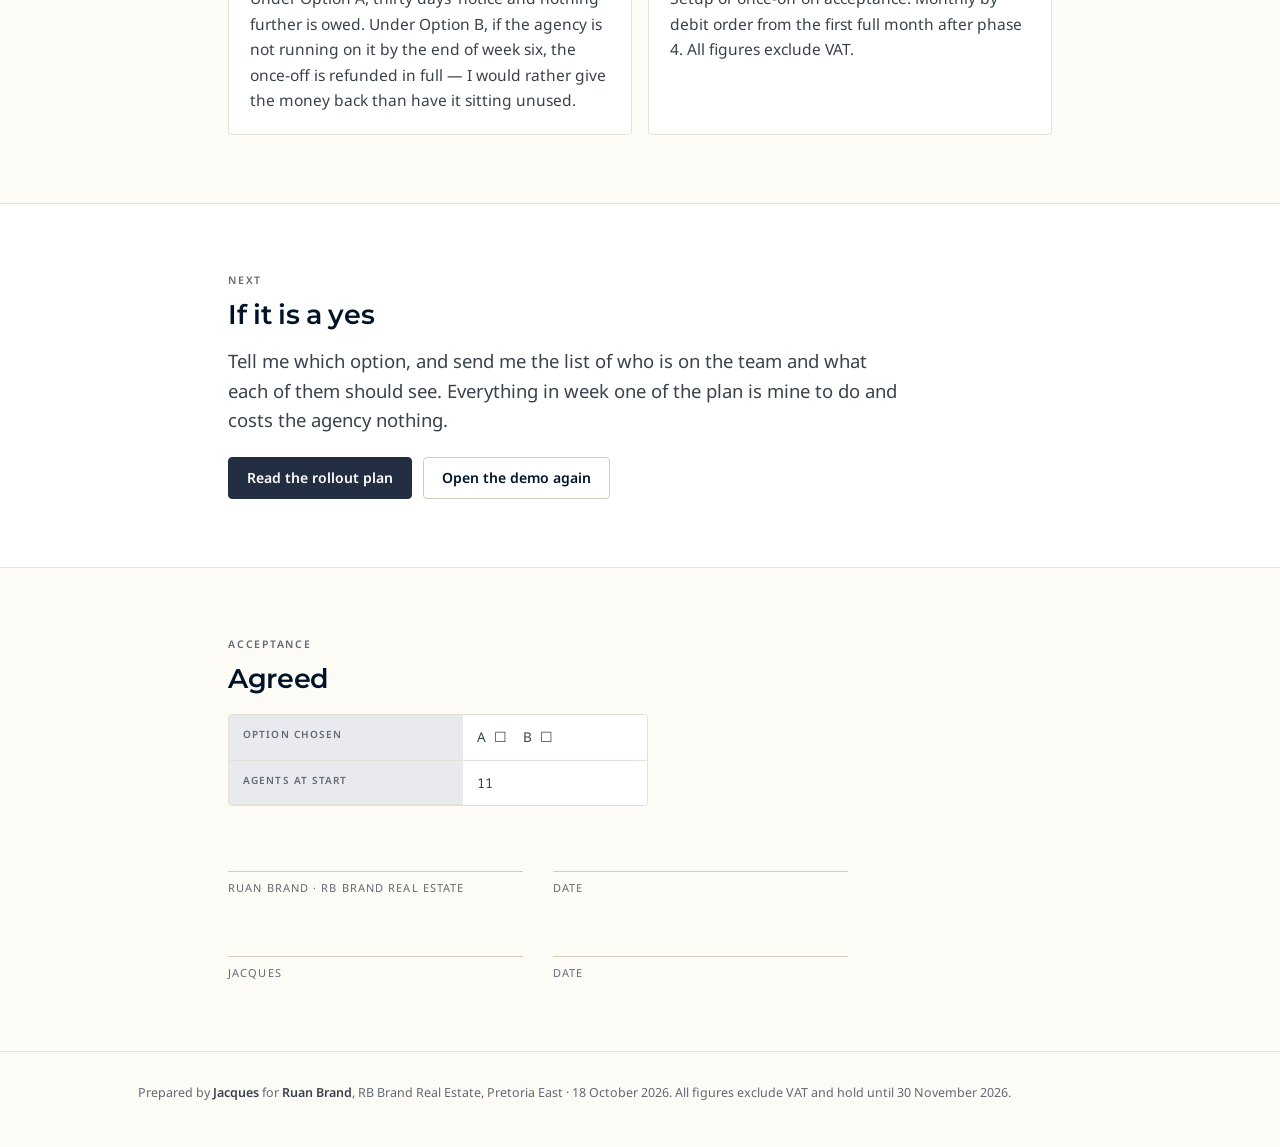
<file: demo/proposal.html>
<!doctype html>
<html lang="en-ZA">
<head>
<meta charset="utf-8">
<meta name="viewport" content="width=device-width,initial-scale=1,viewport-fit=cover">
<title>Deal Room Proposal</title>
<meta name="description" content="A proposal from Jacques to Ruan Brand for the RB Brand Deal Room — scope, two ways of paying, what it honestly costs to run, and terms.">
<meta name="theme-color" content="#242E43">
<link rel="icon" href="app/favicon-32.png" type="image/png" sizes="32x32">
<link rel="preconnect" href="https://fonts.googleapis.com"><link rel="preconnect" href="https://fonts.gstatic.com" crossorigin>
<link rel="stylesheet" href="https://fonts.googleapis.com/css2?family=Montserrat:wght@300;400;500;600;700&family=Noto+Sans:wght@400;500;600;700&family=Noto+Sans+Mono:wght@400;500&display=swap">
<link rel="stylesheet" href="rb.css">
</head>
<body>

<header class="bar">
  <div class="wrap wide">
    <img class="lockup" src="rb-logo.png" alt="RB Brand Real Estate">
    <span class="sep"></span>
    <div class="who"><b>Deal&nbsp;Room</b><span>Transfers &amp; Listings</span></div>
    <nav>
      <a href="index.html">Overview</a>
      <a href="plan.html">Plan</a>
      <a href="proposal.html" aria-current="page">Proposal</a>
      <a href="app/?as=riaan&amp;view=agency">Open the demo</a>
    </nav>
  </div>
</header>

<section class="band">
  <div class="wrap">
    <p class="eyebrow">Proposal</p>
    <h1>The Deal Room, for RB Brand Real Estate</h1>
    <div class="tbl" style="margin-top:24px;max-width:520px">
      <table>
        <tbody>
          <tr><th style="width:110px">To</th><td><b>Ruan Brand</b><br>RB Brand Real Estate, Pretoria East</td></tr>
          <tr><th>From</th><td><b>Jacques</b></td></tr>
          <tr><th>Date</th><td class="mono">18 October 2026</td></tr>
          <tr><th>Valid until</th><td class="mono">30 November 2026</td></tr>
        </tbody>
      </table>
    </div>
    <p class="lead" style="margin-top:26px">The system in the demonstration already exists and already works. It was
      built around how this agency actually sells houses in Pretoria East, not adapted from something written for
      somewhere else. What this proposal buys is the work of putting it under your agency's own control, moving the
      work of your <b>eleven agents</b> into it, getting them onto it, and keeping it running and changing as you need
      it to.</p>
    <p class="lead">The price is further up than the listing systems you already know, so the next section puts their
      published prices beside it and says plainly what each of us does and does not do. Judge the number after that,
      not before.</p>
  </div>
</section>

<section class="band paper">
  <div class="wrap">
    <p class="eyebrow">Scope</p>
    <h2>What you get</h2>
    <div class="grid grid-2" style="margin-top:22px">
      <div class="card">
        <h3>The system itself</h3>
        <ul class="ticks" style="margin-top:12px">
          <li><span>Deal rooms — seven stages from OTP to registration, with tasks owned per party</span></li>
          <li><span>Document vault with role-based access and links that expire</span></li>
          <li><span>Houses on the books, with mandate clocks, viewings, offers and show-day registers</span></li>
          <li><span>The prospecting board, with your Trello import</span></li>
          <li><span>Today, the diary, and the mandate watch</span></li>
          <li><span>Commission and the money screen, per agent</span></li>
          <li><span>The agency screen — your numbers</span></li>
          <li><span>Paperwork filled on screen, printed or signed where the law allows it</span></li>
          <li><span>Works on a phone, installs to the home screen, works without signal</span></li>
        </ul>
      </div>
      <div class="card">
        <h3>The work of putting it in</h3>
        <ul class="ticks" style="margin-top:12px">
          <li><span>A Google Firebase project in the agency's name, with the security rules published</span></li>
          <li><span>Your own web address pointed at it</span></li>
          <li><span>Your Trello board imported whole</span></li>
          <li><span>Every house on the books and every live transfer loaded at its real stage</span></li>
          <li><span>The team set up at the right access levels</span></li>
          <li><span>One session of about forty-five minutes with the team</span></li>
          <li><span>One real sale walked through end to end with Charné, with fixes that week</span></li>
          <li><span>A monthly export of everything, kept where the agency can reach it without me</span></li>
        </ul>
      </div>
    </div>
  </div>
</section>

<section class="band paper">
  <div class="wrap wide">
    <p class="eyebrow">What else is on the market</p>
    <h2>What the alternatives cost, and what they are</h2>
    <p class="lead" style="margin-top:14px;margin-bottom:22px">Published prices, taken off each company's own pricing page
      in October 2026, worked out for an agency of <b>eleven agents</b>. All figures exclude VAT.</p>

    <div class="tbl">
      <table>
        <thead><tr><th>What it is</th><th class="n">Monthly at 11</th><th class="n">Setup</th><th>On their own price list</th></tr></thead>
        <tbody>
          <tr><td><b>PropCon</b><br><span class="muted">Listing CRM, deal tracking, portal syndication</span></td>
            <td class="n">R 1 870</td><td class="n">R 0</td>
            <td>R170 per user per month on the 3–49 band. Syndication to Property24 and Private Property free. Website R320 a month. <a href="https://www.propcon.co.za/pricing" target="_blank" rel="noopener">propcon.co.za</a></td></tr>
          <tr><td><b>Cloud Property Solutions</b><br><span class="muted">Listing CRM, website, accounting</span></td>
            <td class="n">R 1 675</td><td class="n">R 2 950</td>
            <td>Per office, up to 15 users. Portal feeds R220 each. Data importing R600 an hour. <a href="https://www.cloudpropertysolutions.com/price-list.html" target="_blank" rel="noopener">cloudpropertysolutions.com</a></td></tr>
          <tr><td><b>Entegral Base</b><br><span class="muted">Listing management, widely used in SA</span></td>
            <td class="n">~R 1 000</td><td class="n">R 1 500</td>
            <td>R1 500 once-off plus R500 per 50 listings. <a href="https://www.entegral.net/base" target="_blank" rel="noopener">entegral.net</a></td></tr>
          <tr><td><b>BizAI Smart CRM</b><br><span class="muted">Lead management with automation</span></td>
            <td class="n">R 5 489</td><td class="n">—</td>
            <td>R499 per agent per month.</td></tr>
          <tr><td><b>Lexis Convey</b><br><span class="muted">The conveyancing workflow, 30 years in SA</span></td>
            <td class="n">Sold to the attorney</td><td class="n">—</td>
            <td>The market-leading transfer system — but licensed by the conveyancer, not the agency. LexisNexis bought Korbitec in 2015 and now owns most of this stack. <a href="https://www.lexisnexis.com/en-za/lexisconvey" target="_blank" rel="noopener">lexisnexis.com</a></td></tr>
          <tr><td><b>Lexis Tracker</b><br><span class="muted">Transfer progress for the attorney's clients and agents</span></td>
            <td class="n">Sold to the attorney</td><td class="n">—</td>
            <td><b>The closest thing to this that exists.</b> Automated progress reports and a live status dashboard, branded with the <i>firm's</i> logo, shared with hand-picked stakeholders — agents included. One firm's matters, one direction, read-only. <a href="https://www.lexisnexis.com/en-za/lexistracker" target="_blank" rel="noopener">lexisnexis.com</a></td></tr>
          <tr><td><b>Overseas CRMs</b><br><span class="muted">Follow Up Boss, Lofty, kvCORE</span></td>
            <td class="n">R 6 000 – R 30 000</td><td class="n">—</td>
            <td>$30–$150 per user per month, or about $449 a month flat for Lofty. None of them knows what a rates clearance is.</td></tr>
          <tr style="background:var(--accent-soft)"><td><b>The Deal Room</b><br><span class="muted">This proposal, Option A</span></td>
            <td class="n"><b>R 7 500</b></td><td class="n"><b>R 18 500</b></td>
            <td>Flat to twelve agents. R682 an agent at eleven, R469 at sixteen.</td></tr>
        </tbody>
      </table>
    </div>

    <div class="grid grid-2" style="margin-top:26px">
      <div class="card">
        <h3>What none of them do</h3>
        <ul class="ticks" style="margin-top:12px">
          <li><span><b>The transfer itself.</b> Seven stages from OTP to registration, with the purchaser, the seller and the attorney each in the room, each seeing their own part.</span></li>
          <li><span><b>A client who can look for themselves.</b> Their steps, their documents, their thread, on a page they can open at eleven at night — and nothing about the commission or the other party.</span></li>
          <li><span><b>A POPIA audit trail</b> that records every upload, every view and every message, with who and when.</span></li>
          <li><span><b>Every attorney at once.</b> This is the one that matters. Lexis Tracker shows an agency the matters of the firms that use it, each in that firm's own branding. RB&nbsp;Brand does not use one conveyancer — so there is no screen anywhere today that shows <i>the agency's whole book</i> in one place. There cannot be: an attorney's system can only ever show you the attorney's own files. Yours shows all of it because it is yours.</span></li>
          <li><span><b>A place the agent works, not a report they read.</b> The nearest competitor's own testimonial is an agency administrator saying she prints the weekly update and files it for the agents. That is the state of the art being competed with.</span></li>
          <li><span><b>Your own numbers.</b> The funnel from a name on a board to a registered sale, per agent, with where the drop is.</span></li>
          <li><span><b>Changes you ask for.</b> PropCon will not alter their system for an eleven-agent agency in Pretoria East. I will, and that is most of what the monthly is.</span></li>
        </ul>
      </div>
      <div class="card">
        <h3>What they do that this does not</h3>
        <ul class="ticks" style="margin-top:12px">
          <li class="no"><span><b>Syndicate your listings</b> to Property24 and Private Property. PropCon does it free. This does not do it at all.</span></li>
          <li class="no"><span><b>Run your public website.</b> Also not this.</span></li>
          <li class="no"><span><b>Bulk SMS and mail campaigns</b> out of the box.</span></li>
        </ul>
        <div class="note" style="margin-top:16px"><div><b>So read this honestly.</b> If the agency is on PropCon or something like it today, the Deal&nbsp;Room goes <b>alongside</b> it, not instead of it — R7&nbsp;500 on top of R1&nbsp;870, not replacing it. It earns that by being the part none of them cover: the sale after the offer is signed. If you would rather it replaced the lot, syndication is the piece to build, and I will quote it.</div></div>
      </div>
    </div>
  </div>
</section>

<section class="band">
  <div class="wrap wide">
    <p class="eyebrow">Price</p>
    <h2>Two ways to pay for it, at eleven agents</h2>
    <p class="lead" style="margin-top:14px;margin-bottom:26px">The same system either way. The difference is whether you rent
      it or buy the build and keep a smaller monthly.</p>

    <div class="grid grid-2">
      <div class="card">
        <span class="tag">Option A</span>
        <h3>Subscription</h3>
        <div class="price">
          <span class="amt">R7&nbsp;500</span>
          <span class="per">a month, flat, to twelve agents</span>
        </div>
        <p style="font-size:14px"><b>Plus R18&nbsp;500 once</b> to set it up and move your eleven agents' work into it.</p>
        <ul class="ticks" style="margin-top:14px">
          <li><span>Everything in the scope above, and every change I make for anybody</span></li>
          <li><span>Hire your twelfth agent and nothing moves. Thirteen to twenty-five is R9&nbsp;500; above that we talk</span></li>
          <li><span>Support by phone and WhatsApp, same working day</span></li>
          <li><span>Twelve months, then thirty days' notice</span></li>
        </ul>
        <p style="margin-top:16px;font-size:13px;color:var(--muted)">R682 an agent at eleven. R625 at twelve, R469 at sixteen —
          the number falls every time you hire.</p>
      </div>

      <div class="card">
        <span class="tag go">Option B</span>
        <h3>Buy the build</h3>
        <div class="price">
          <span class="amt">R145&nbsp;000</span>
          <span class="per">once, then R3&nbsp;250 a month</span>
        </div>
        <p style="font-size:14px"><b>Any number of agents, ever.</b> The source code is the agency's, in a repository you own.</p>
        <ul class="ticks" style="margin-top:14px">
          <li><span>Everything in Option A, with no agent band at all</span></li>
          <li><span>The monthly covers hosting, support and twelve hours of changes a year; more at R950 an hour</span></li>
          <li><span>Twelve-month minimum on the monthly, then thirty days' notice</span></li>
          <li><span>If you ever stop paying it, the system keeps running — you just lose me</span></li>
        </ul>
        <p style="margin-top:16px;font-size:13px;color:var(--muted)">Dearer for two and a half years, cheaper for every year after.</p>
      </div>
    </div>

    <h3 style="margin-top:34px">Where they cross</h3>
    <div class="tbl" style="margin-top:14px">
      <table>
        <thead><tr><th>After</th><th class="n">Option A</th><th class="n">Option B</th><th>Which is cheaper</th></tr></thead>
        <tbody>
          <tr><td><b>One year</b></td><td class="n">R 108 500</td><td class="n">R 184 000</td><td>Option A, by R 75 500</td></tr>
          <tr><td><b>Two years</b></td><td class="n">R 198 500</td><td class="n">R 223 000</td><td>Option A, by R 24 500</td></tr>
          <tr><td><b>Three years</b></td><td class="n">R 288 500</td><td class="n">R 262 000</td><td>Option B, by R 26 500</td></tr>
          <tr><td><b>Five years</b></td><td class="n">R 468 500</td><td class="n">R 340 000</td><td>Option B, by R 128 500</td></tr>
        </tbody>
      </table>
    </div>
    <p style="margin-top:12px;font-size:12.5px;color:var(--muted)">They cross at about month thirty. Take A if you want to be
      able to stop; take B if you already know you are keeping it.</p>

    <div class="grid grid-2" style="margin-top:26px">
      <div class="card">
        <h3>What a year of it is worth</h3>
        <p style="font-size:14px">At an average registered sale of R1,9m and a five per cent fee split evenly, the agency's own
          half is about <b>R41&nbsp;300</b>. A year of Option A is <b>R90&nbsp;000</b> — a little over two of those.</p>
        <p style="font-size:14px;margin-bottom:0">So it pays for itself if, across eleven agents in a year, it saves <b>two
          sales that would otherwise have gone</b>: a bond condition nobody was watching, a sole mandate that lapsed while the
          house sat on the books, a file that stopped moving and was only noticed at the month-end meeting. Whether it does
          that is the only question worth arguing about.</p>
      </div>
      <div class="card">
        <h3>What it costs me to run</h3>
        <p style="font-size:14px">An agency this size sits inside Google Firebase's free tier — about R0 a month until roughly
          fifty thousand document reads a day, which eleven agents will not reach — and a domain is around R250 a year.</p>
        <p style="font-size:14px;margin-bottom:0">So the monthly is not paying for servers. It is paying for me: on the end of
          a phone, fixing what breaks, and building what the agency asks for next. You should know that when you judge whether
          the number is fair. If you outgrow the free tier I will tell you before it happens, not after.</p>
      </div>
    </div>
  </div>
</section>

<section class="band paper">
  <div class="wrap">
    <p class="eyebrow">Not included</p>
    <h2>What is outside this price</h2>
    <ul class="ticks" style="margin-top:20px">
      <li class="no"><span><b>Automated WhatsApp sending.</b> Needs a paid WhatsApp Business account and approved
        message templates. About R2 000 to set up and a few cents a message. A separate decision, once the agency
        knows it wants it.</span></li>
      <li class="no"><span><b>Listing syndication to Property24 and Private Property.</b> Not in the price above —
        but quoted in full in the next section, because you asked what it would take.</span></li>
      <li class="no"><span><b>Accounting integration.</b> The money screen tells an agent what is theirs; it is not
        a bookkeeping system and does not pretend to be.</span></li>
      <li class="no"><span><b>Anything with a new party in it</b> — a bank, a bond originator, a municipality —
        is new work and is quoted when you want it.</span></li>
    </ul>
  </div>
</section>

<section class="band">
  <div class="wrap wide">
    <p class="eyebrow">Quoted separately</p>
    <h2>Syndication: listings out, and leads back in</h2>
    <p class="lead" style="margin-top:14px">You asked what it would take to feed listings to the portals directly —
      to stop paying PropCon's R1&nbsp;870 and to own the leads that come back. Here is the honest answer, with the
      part that does not work first.</p>

    <div class="note" style="margin-top:22px"><div><b>It does not pay for itself on the PropCon saving.</b>
      Dropping PropCon saves R1&nbsp;870 a month. A feed needs a server running on a schedule, which this app currently
      does not — call it R450 a month in Google Cloud for the feed and the image hosting. So the real saving is about
      <b>R1&nbsp;420 a month, or R17&nbsp;040 a year</b>. Against a R65&nbsp;000 build that is nearly four years to
      break even, and against all three stages it is over seven. <b>If saving the R1&nbsp;870 is the reason, do not
      build this.</b> Stay on PropCon for syndication and let the Deal&nbsp;Room do the transfer.</div></div>

    <h3 style="margin-top:30px">The reason to build it is the leads</h3>
    <div class="grid grid-2" style="margin-top:16px">
      <div class="card">
        <h4 style="margin-bottom:8px">How it works today</h4>
        <p style="font-size:14px">A buyer enquires on Property24. The enquiry goes to the portal, then to whoever runs
          your feed, then to an agent's inbox. By the time it reaches the agent it is an email. Nobody can say, at the
          end of a quarter, which portal produced a <b>registered sale</b> — only which produced clicks.</p>
        <p style="font-size:14px;margin-bottom:0">Whatever RB&nbsp;Brand spends on Property24 and Private Property each
          month — and it is a great deal more than R1&nbsp;870 — that question is currently unanswerable.</p>
      </div>
      <div class="card">
        <h4 style="margin-bottom:8px">How it would work</h4>
        <p style="font-size:14px">The enquiry lands in the Deal&nbsp;Room instead: stamped with the portal it came
          from, attached to the house it was about, assigned to an agent, and on their <b>Today</b> screen within the
          minute. It then travels the funnel that already exists on the agency screen — lead, mandate, offer, transfer,
          registered.</p>
        <p style="font-size:14px;margin-bottom:0">Six months in, <b>Where the business comes from</b> stops being a
          guess and starts being a number: this portal produced eleven leads, two mandates and one registration worth
          R41&nbsp;300 to the agency. That is what you are buying.</p>
      </div>
    </div>

    <h3 style="margin-top:30px">What actually has to be built</h3>
    <p class="lead" style="margin-top:10px;margin-bottom:18px">Four pieces, and the first one is the one that catches
      people out.</p>
    <ol class="steps">
      <li>
        <div>
          <span class="when">Approval · weeks, not code</span>
          <h3>Getting admitted as a feed provider</h3>
          <p><b>Private Property</b> publishes the route: you email <span class="mono">feeds@privateproperty.co.za</span>
            and they send back the API document and the onboarding steps. It is offered to service providers to the
            estate agent industry, so the agency's own system has to be accepted as one.</p>
          <p style="margin-top:8px"><b>Property24 does not publish an API.</b> There is no developer portal to sign up
            to — integration is an arrangement with them or with one of their approved providers, and the terms have to
            be confirmed before a line is written. <b>This is the risk in the whole quote, and it is not mine to
            control.</b> If they say no, stage 2 does not happen and you are not charged for it.</p>
        </div>
      </li>
      <li>
        <div>
          <span class="when">Build</span>
          <h3>A feed service, which means a server</h3>
          <p>Today the app is one file with no backend — part of why it is cheap to run and impossible to break. A feed
            changes that: something has to wake on a schedule, build an XML document per portal in that portal's own
            schema, and serve or push it. That is a small scheduled service in Google Cloud, and it is the R450 a month.</p>
        </div>
      </li>
      <li>
        <div>
          <span class="when">Build</span>
          <h3>Images on the internet, and a mapping layer</h3>
          <p>Portals fetch photographs by URL, so the houses need real image hosting — the app has none today. Then
            every field has to be translated into each portal's own vocabulary: their property types, their listing
            statuses, and their suburb codes, which are not your suburb names. Create, update, price change, withdrawn
            and sold all have to travel correctly, or a sold house stays advertised.</p>
        </div>
      </li>
      <li>
        <div>
          <span class="when">Build</span>
          <h3>Validation you can see</h3>
          <p>A feed that silently drops four listings is worse than no feed, because nobody finds out until an owner
            asks why their house is not on Property24. So: a screen that shows what went out, what was rejected and
            why, and a message to the agent whose listing it was.</p>
        </div>
      </li>
    </ol>

    <h3 style="margin-top:30px">The quote</h3>
    <div class="tbl" style="margin-top:14px">
      <table>
        <thead><tr><th>Stage</th><th>What you get</th><th class="n">Once-off</th><th class="n">Monthly</th></tr></thead>
        <tbody>
          <tr><td><b>1</b></td>
            <td><b>Listings out to Private Property.</b> The feed service, image hosting, the mapping layer, the
              validation screen, and the full sync — new, changed, withdrawn, sold. The documented portal, so the one
              that can be committed to.</td>
            <td class="n">R 65 000</td><td class="n">+R 450</td></tr>
          <tr><td><b>2</b></td>
            <td><b>Property24 added.</b> Their schema, their suburb codes, their rules, on top of the service stage 1
              builds. <b>Conditional on them admitting the feed</b> — if they do not, this is not charged.</td>
            <td class="n">R 28 000</td><td class="n">—</td></tr>
          <tr><td><b>3</b></td>
            <td><b>Leads in, attributed.</b> Enquiries land in the Deal Room stamped with their portal and their house,
              assigned to an agent, on Today within the minute, and counted on the agency screen's funnel all the way
              through to registration.</td>
            <td class="n">R 42 000</td><td class="n">—</td></tr>
          <tr style="background:var(--accent-soft)"><td><b>All three</b></td>
            <td>Taken together rather than one at a time.</td>
            <td class="n"><b>R 125 000</b></td><td class="n"><b>+R 450</b></td></tr>
        </tbody>
      </table>
    </div>
    <p style="margin-top:12px;font-size:12.5px;color:var(--muted)">Stage 1 is about six weeks from the day Private
      Property accepts the feed; stage 2 is three weeks from the day Property24 does, whenever that is; stage 3 is four
      weeks and can run alongside either. All figures exclude VAT and are additional to Option A or Option B.</p>

    <div class="note calm" style="margin-top:22px"><div><b>My advice, for what it is worth.</b> Take the Deal Room
      first and leave PropCon alone — R1&nbsp;870 is a fair price for syndication and they do it well. Run six months.
      If by then the agency screen has you asking which portal the good leads come from, build stage&nbsp;1 and
      stage&nbsp;3 and skip stage&nbsp;2 until Property24 answers. Building all of it up front is spending
      R125&nbsp;000 to answer a question you have not asked yet.</div></div>
  </div>
</section>

<section class="band">
  <div class="wrap">
    <p class="eyebrow">Terms</p>
    <h2>The things that matter if it goes wrong</h2>
    <div class="grid grid-2" style="margin-top:22px">
      <div class="card"><h3>The data is the agency's</h3><p>It lives in a Google Firebase project registered to RB
        Brand Real Estate, not to me. If we part company you change the password and I am out. I keep no copy.</p></div>
      <div class="card"><h3>You can walk away with it</h3><p>Any administrator can export the whole workspace to a
        file at any time, from inside the app, without asking me. Under Option B the source code is yours as well.</p></div>
      <div class="card"><h3>POPIA</h3><p>The software gives you role-based access, expiring links and an audit
        trail. Naming an information officer and telling clients what you hold remains the agency's duty under the
        Act — it is yours already, with or without this.</p></div>
      <div class="card"><h3>Support</h3><p>Phone and WhatsApp, answered the same working day. Something that stops
        the agency working gets fixed that day. Everything else goes on the monthly list.</p></div>
      <div class="card"><h3>If it does not work out</h3><p>Under Option A, thirty days' notice and nothing further
        is owed. Under Option B, if the agency is not running on it by the end of week six, the once-off is refunded
        in full — I would rather give the money back than have it sitting unused.</p></div>
      <div class="card"><h3>Payment</h3><p>Setup or once-off on acceptance. Monthly by debit order from the first
        full month after phase 4. All figures exclude VAT.</p></div>
    </div>
  </div>
</section>

<section class="band paper noprint">
  <div class="wrap">
    <p class="eyebrow">Next</p>
    <h2>If it is a yes</h2>
    <p class="lead" style="margin-top:14px">Tell me which option, and send me the list of who is on the team and
      what each of them should see. Everything in week one of the plan is mine to do and costs the agency nothing.</p>
    <div class="btns">
      <a class="btn btn-p" href="plan.html">Read the rollout plan</a>
      <a class="btn" href="app/?as=riaan&amp;view=agency">Open the demo again</a>
    </div>
  </div>
</section>

<section class="band">
  <div class="wrap">
    <p class="eyebrow">Acceptance</p>
    <h2>Agreed</h2>
    <div class="tbl" style="margin-top:18px;max-width:420px">
      <table><tbody>
        <tr><th>Option chosen</th><td>A &nbsp;☐&nbsp;&nbsp;&nbsp; B &nbsp;☐</td></tr>
        <tr><th>Agents at start</th><td class="mono">11</td></tr>
      </tbody></table>
    </div>
    <div class="sig" style="margin-top:28px">
      <div><div class="ln"></div><div class="lbl">Ruan Brand · RB Brand Real Estate</div></div>
      <div><div class="ln"></div><div class="lbl">Date</div></div>
      <div><div class="ln"></div><div class="lbl">Jacques</div></div>
      <div><div class="ln"></div><div class="lbl">Date</div></div>
    </div>
  </div>
</section>

<footer>
  <div class="wrap wide">
    <p>Prepared by <b>Jacques</b> for <b>Ruan Brand</b>, RB Brand Real Estate, Pretoria East · 18 October 2026.
      All figures exclude VAT and hold until 30 November 2026.</p>
  </div>
</footer>

</body>
</html>
</file>
<file: demo/rb.css>
/* RB Brand Real Estate — the identity as read off rbbrandrealestate.co.za.
   One navy, a deeper navy behind it, slate for reading, cream for the page.
   The brand carries no accent colour, so the navy does the work an accent
   normally does; on a dark screen that role passes to a warm stone. */
:root{
  --navy:#242E43; --deep:#001429; --slate:#39424C; --cream:#FDFBF6; --surface:#FFFFFF;
  --line:#E6E1D5; --line-2:#D3CCBC; --muted:#636974; --accent:#242E43; --accent-soft:#E8EAF0;
  --go:#1A6B3A; --go-bg:#E9F3EC; --wait:#8A6100; --wait-bg:#FBF1DC; --stop:#8B1A1A; --stop-bg:#F8EAEA;
  --display:Montserrat,"Helvetica Neue",Arial,sans-serif;
  --body:"Noto Sans","Helvetica Neue",Arial,sans-serif;
  --mono:"Noto Sans Mono",ui-monospace,Menlo,Consolas,monospace;
  --ink-bg:#242E43; --ink-fg:#FFFFFF; --ink-dim:rgba(255,255,255,.82); --ink-faint:rgba(255,255,255,.56);
  --ink-line:rgba(255,255,255,.34); --ink-halo:rgba(255,255,255,.16);
  --invert:0; --r:4px;
  color-scheme:light;
}
@media (prefers-color-scheme:dark){
  :root:not([data-theme="light"]){
    --navy:#AEB6C4; --deep:#F2EFE8; --slate:#AEB6C4; --cream:#0B111C; --surface:#151D2B;
    --line:#283245; --line-2:#364156; --muted:#949BA8; --accent:#D8CFBC; --accent-soft:#1D2738;
    --go:#5FBF87; --go-bg:#12301F; --wait:#D9A93C; --wait-bg:#332715; --stop:#E28080; --stop-bg:#331919;
    --ink-bg:#001429; --ink-fg:#F7F5EF; --ink-dim:rgba(247,245,239,.80); --ink-faint:rgba(247,245,239,.54);
    --ink-line:rgba(247,245,239,.30); --ink-halo:rgba(247,245,239,.14);
    --invert:1; color-scheme:dark;
  }
}
:root[data-theme="dark"]{
  --navy:#AEB6C4; --deep:#F2EFE8; --slate:#AEB6C4; --cream:#0B111C; --surface:#151D2B;
  --line:#283245; --line-2:#364156; --muted:#949BA8; --accent:#D8CFBC; --accent-soft:#1D2738;
  --go:#5FBF87; --go-bg:#12301F; --wait:#D9A93C; --wait-bg:#332715; --stop:#E28080; --stop-bg:#331919;
  --ink-bg:#001429; --ink-fg:#F7F5EF; --ink-dim:rgba(247,245,239,.80); --ink-faint:rgba(247,245,239,.54);
  --ink-line:rgba(247,245,239,.30); --ink-halo:rgba(247,245,239,.14);
  --invert:1; color-scheme:dark;
}

*{box-sizing:border-box}
html{-webkit-text-size-adjust:100%}
body{margin:0;background:var(--cream);color:var(--slate);font-family:var(--body);
  font-size:15.5px;line-height:1.65;-webkit-font-smoothing:antialiased}
img{max-width:100%}

.wrap{max-width:860px;margin:0 auto;
  padding-left:max(18px,env(safe-area-inset-left,0px));
  padding-right:max(18px,env(safe-area-inset-right,0px));padding-block:0}
.wide{max-width:1040px}

h1,h2,h3,h4{font-family:var(--display);color:var(--deep);margin:0;text-wrap:balance;letter-spacing:-.012em}
h1{font-size:clamp(29px,5.6vw,44px);line-height:1.1;font-weight:500}
h2{font-size:clamp(21px,3.4vw,27px);line-height:1.22;font-weight:600}
h3{font-size:clamp(16px,2.2vw,18px);line-height:1.3;font-weight:600}
h4{font-size:14.5px;font-weight:600}
p{margin:0 0 14px}
a{color:var(--deep);text-underline-offset:3px}
strong,b{color:var(--deep);font-weight:600}
.lead{font-size:clamp(16px,2.3vw,18.5px);line-height:1.6;color:var(--slate);max-width:62ch}
.muted{color:var(--muted)}
.mono{font-family:var(--mono);font-variant-numeric:tabular-nums}
.eyebrow{font-size:10.5px;font-weight:600;letter-spacing:.17em;text-transform:uppercase;color:var(--muted);margin:0 0 10px}

/* ── the bar ─────────────────────────────────────────────────────── */
.bar{background:var(--surface);border-bottom:1px solid var(--line);position:sticky;
  top:env(safe-area-inset-top,0px);z-index:20}
body::before{content:"";position:fixed;inset:0 0 auto;height:env(safe-area-inset-top,0px);
  background:var(--surface);z-index:21}
.bar .wrap{display:flex;align-items:center;gap:14px;padding-block:12px;flex-wrap:wrap}
.lockup{height:30px;width:auto;display:block;flex:none;filter:invert(var(--invert))}
.bar .sep{width:1px;height:24px;background:var(--line);flex:none}
.bar .who{display:flex;flex-direction:column;line-height:1.2;min-width:0}
.bar .who b{font-family:var(--display);font-size:14px;font-weight:600;color:var(--deep)}
.bar .who span{font-size:9.5px;letter-spacing:.17em;text-transform:uppercase;color:var(--muted)}
.bar nav{margin-left:auto;display:flex;gap:4px;flex-wrap:wrap}
.bar nav a{font-size:12.5px;font-weight:600;color:var(--slate);text-decoration:none;
  padding:6px 11px;border-radius:var(--r)}
.bar nav a:hover{background:var(--accent-soft);color:var(--deep)}
.bar nav a[aria-current="page"]{background:var(--accent);color:var(--surface)}

/* ── bands ───────────────────────────────────────────────────────── */
.band{border-bottom:1px solid var(--line)}
.band>.wrap{padding-block:clamp(38px,7vw,68px)}
.band.tight>.wrap{padding-block:clamp(26px,4.5vw,40px)}
.band.paper{background:var(--surface)}
.band.ink{background:var(--ink-bg);border-bottom-color:var(--ink-bg)}
.band.ink h1,.band.ink h2,.band.ink h3,.band.ink h4,.band.ink b,.band.ink strong{color:var(--ink-fg)}
.band.ink,.band.ink p,.band.ink li,.band.ink .lead{color:var(--ink-dim)}
.band.ink .eyebrow,.band.ink .muted{color:var(--ink-faint)}
.band.ink ul.ticks li::before{background:var(--ink-fg);box-shadow:0 0 0 3px var(--ink-halo)}

/* ── buttons ─────────────────────────────────────────────────────── */
.btn{display:inline-flex;align-items:center;gap:8px;font-family:var(--body);font-size:14px;
  font-weight:600;border-radius:var(--r);padding:11px 18px;border:1px solid var(--line-2);
  background:var(--surface);color:var(--deep);text-decoration:none;cursor:pointer;line-height:1.3}
.btn:hover{border-color:var(--navy)}
.btn-p{background:var(--navy);border-color:var(--navy);color:#FFF}
:root[data-theme="dark"] .btn-p{background:var(--accent);border-color:var(--accent);color:#0B111C}
@media (prefers-color-scheme:dark){:root:not([data-theme="light"]) .btn-p{background:var(--accent);border-color:var(--accent);color:#0B111C}}
.btn-p:hover{opacity:.9}
.band.ink .btn{background:transparent;border-color:var(--ink-line);color:var(--ink-fg)}
.band.ink .btn:hover{border-color:var(--ink-fg)}
.band.ink .btn-p{background:var(--ink-fg);border-color:var(--ink-fg);color:var(--ink-bg)}
.btns{display:flex;gap:11px;flex-wrap:wrap;margin-top:22px}

/* ── cards and grids ─────────────────────────────────────────────── */
.grid{display:grid;gap:16px;grid-template-columns:repeat(auto-fit,minmax(248px,1fr))}
.grid>*{min-width:0}
.grid-2{grid-template-columns:repeat(auto-fit,minmax(320px,1fr))}
.card{background:var(--surface);border:1px solid var(--line);border-radius:var(--r);padding:20px 21px}
.band.paper .card{background:var(--cream)}
.card h3{margin-bottom:7px}
.card p:last-child{margin-bottom:0}
.card .who-l{font-size:11px;letter-spacing:.1em;text-transform:uppercase;color:var(--muted);margin-bottom:9px}
.card a.go{display:inline-block;margin-top:12px;font-size:12.5px;font-weight:600;color:var(--deep);
  text-decoration:none;border-bottom:1px solid var(--line-2);padding-bottom:1px}
.card a.go:hover{border-bottom-color:var(--navy)}

.note{display:flex;gap:12px;background:var(--wait-bg);color:var(--wait);border-radius:var(--r);
  padding:14px 16px;font-size:13.5px;line-height:1.6}
.note b{color:inherit}
.note.calm{background:var(--accent-soft);color:var(--slate)}
.note.calm b{color:var(--deep)}

/* ── numbered steps ──────────────────────────────────────────────── */
ol.steps{list-style:none;margin:0;padding:0;counter-reset:s;display:flex;flex-direction:column;gap:2px}
ol.steps>li{counter-increment:s;display:grid;grid-template-columns:34px 1fr;gap:15px;
  padding:17px 0;border-top:1px solid var(--line)}
ol.steps>li:first-child{border-top:0}
ol.steps>li::before{content:counter(s,decimal-leading-zero);font-family:var(--mono);font-size:12px;
  color:var(--muted);padding-top:3px}
ol.steps h3{margin-bottom:5px}
ol.steps p{margin:0;font-size:14px}
ol.steps .when{font-family:var(--mono);font-size:11px;color:var(--muted);
  letter-spacing:.04em;margin-bottom:5px;display:block}

/* ── tables ──────────────────────────────────────────────────────── */
.tbl{overflow-x:auto;border:1px solid var(--line);border-radius:var(--r);background:var(--surface)}
.band.paper .tbl{background:var(--cream)}
table{width:100%;border-collapse:collapse;font-size:13.5px}
th,td{text-align:left;padding:11px 14px;border-bottom:1px solid var(--line);vertical-align:top}
th{font-size:10px;font-weight:600;letter-spacing:.11em;text-transform:uppercase;color:var(--muted);
  background:var(--accent-soft);white-space:nowrap}
:root[data-theme="dark"] th,:root:not([data-theme="light"]) th{background:var(--accent-soft)}
tbody tr:last-child td{border-bottom:0}
td.n,th.n{text-align:right;font-family:var(--mono);font-variant-numeric:tabular-nums;white-space:nowrap}
td b{color:var(--deep)}
tfoot td{font-weight:600;background:var(--accent-soft)}

/* ── price ───────────────────────────────────────────────────────── */
.price{display:flex;flex-direction:column;gap:3px;margin:4px 0 16px}
.price .amt{font-family:var(--display);font-size:clamp(28px,5vw,38px);font-weight:600;color:var(--deep);
  line-height:1.05;font-variant-numeric:tabular-nums}
.price .per{font-size:12.5px;color:var(--muted)}
.tag{display:inline-block;font-size:10.5px;font-weight:600;letter-spacing:.1em;text-transform:uppercase;
  padding:3px 9px;border-radius:999px;background:var(--accent-soft);color:var(--slate);margin-bottom:12px}
.tag.go{background:var(--go-bg);color:var(--go)}

ul.ticks{list-style:none;margin:0;padding:0;display:flex;flex-direction:column;gap:9px;font-size:14px}
ul.ticks li{display:grid;grid-template-columns:17px 1fr;gap:10px;align-items:start}
ul.ticks li::before{content:"";width:9px;height:9px;margin-top:7px;border-radius:50%;
  background:var(--accent);box-shadow:0 0 0 3px var(--accent-soft)}
ul.ticks li.no::before{background:var(--line-2);box-shadow:0 0 0 3px transparent}
ul.plain{margin:0;padding-left:20px;font-size:14px;display:flex;flex-direction:column;gap:7px}

.sig{display:grid;gap:22px 30px;grid-template-columns:repeat(auto-fit,minmax(230px,1fr));margin-top:10px;max-width:620px}
.sig .ln{border-bottom:1px solid var(--line-2);height:38px}
.sig .lbl{font-size:11px;letter-spacing:.1em;text-transform:uppercase;color:var(--muted);margin-top:7px}

footer{font-size:12.5px;color:var(--muted);line-height:1.7}
footer .wrap{padding-block:30px}
footer b{color:var(--slate)}

@media print{
  .bar,.btns,.noprint{display:none!important}
  body{background:#fff;font-size:11pt}
  .band{border-bottom:0}
  .band>.wrap{padding-block:14px}
  .card,.tbl{break-inside:avoid}
}
</file>
